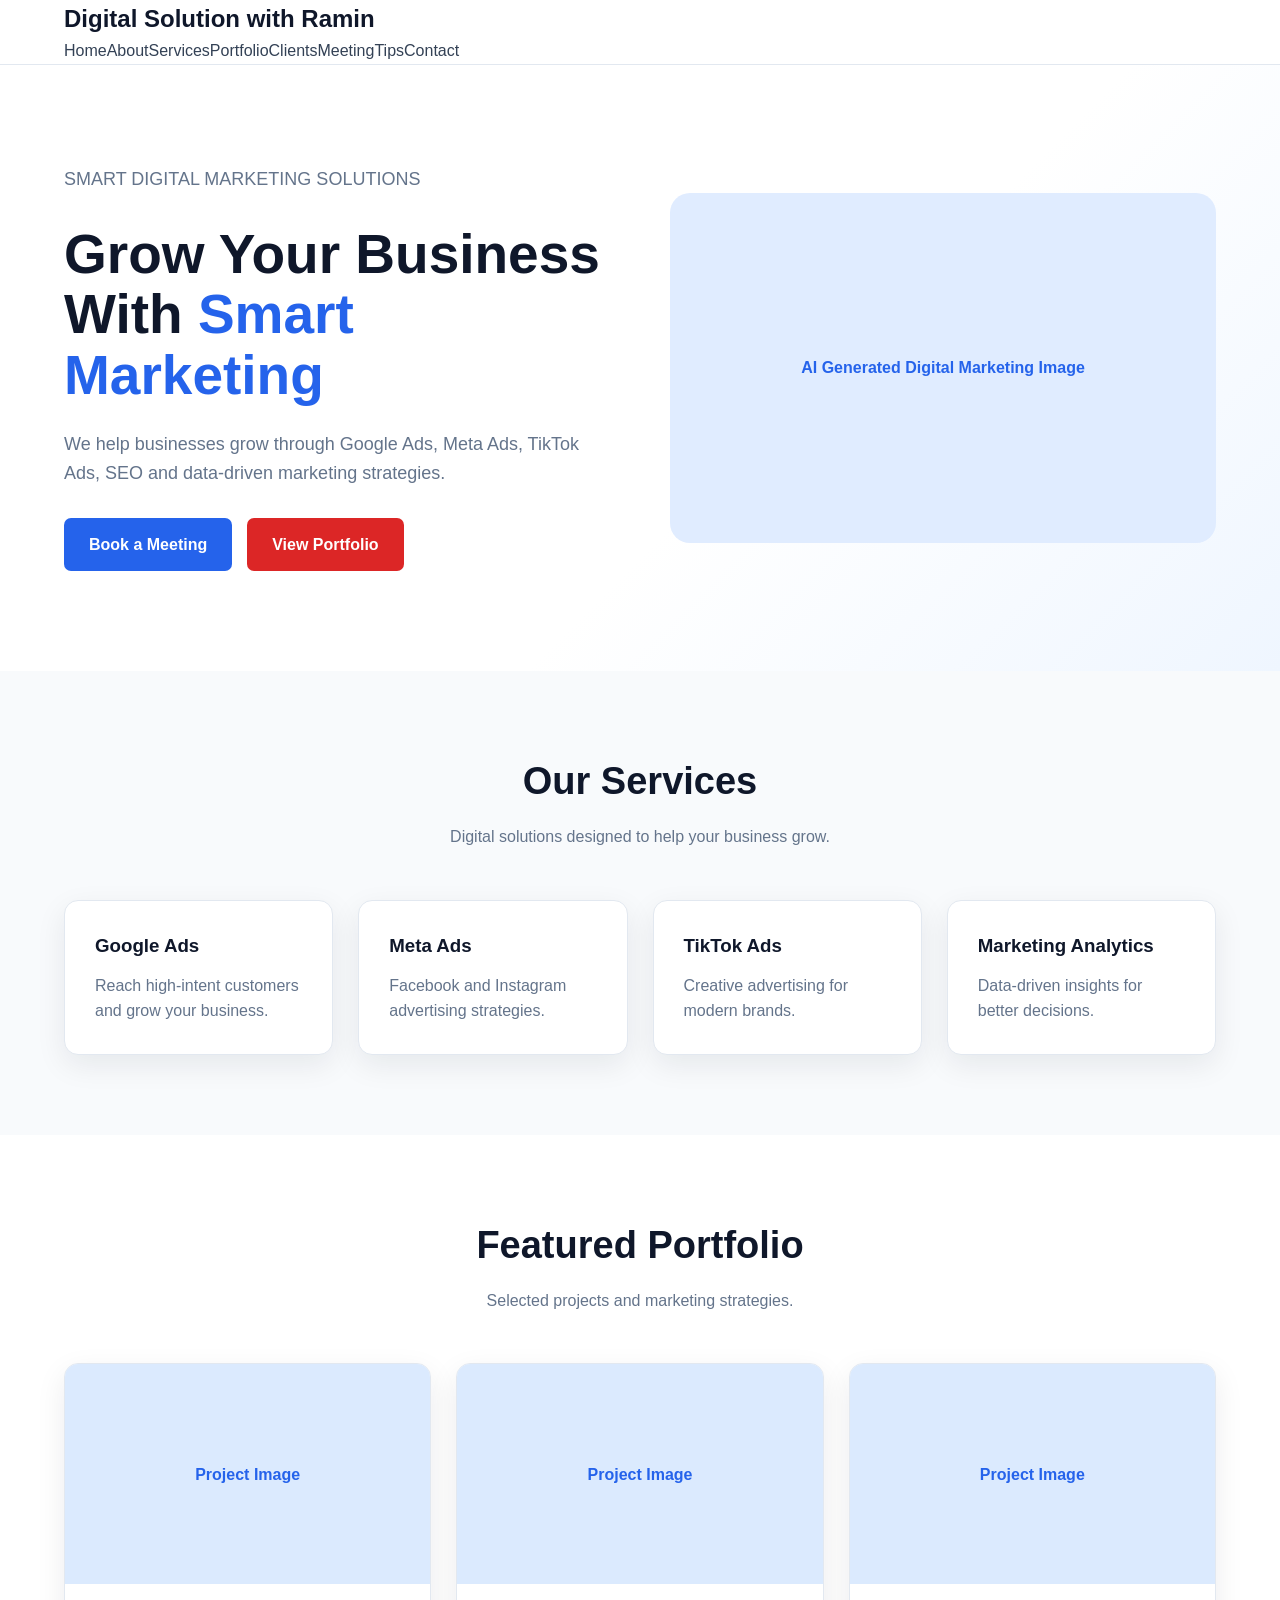
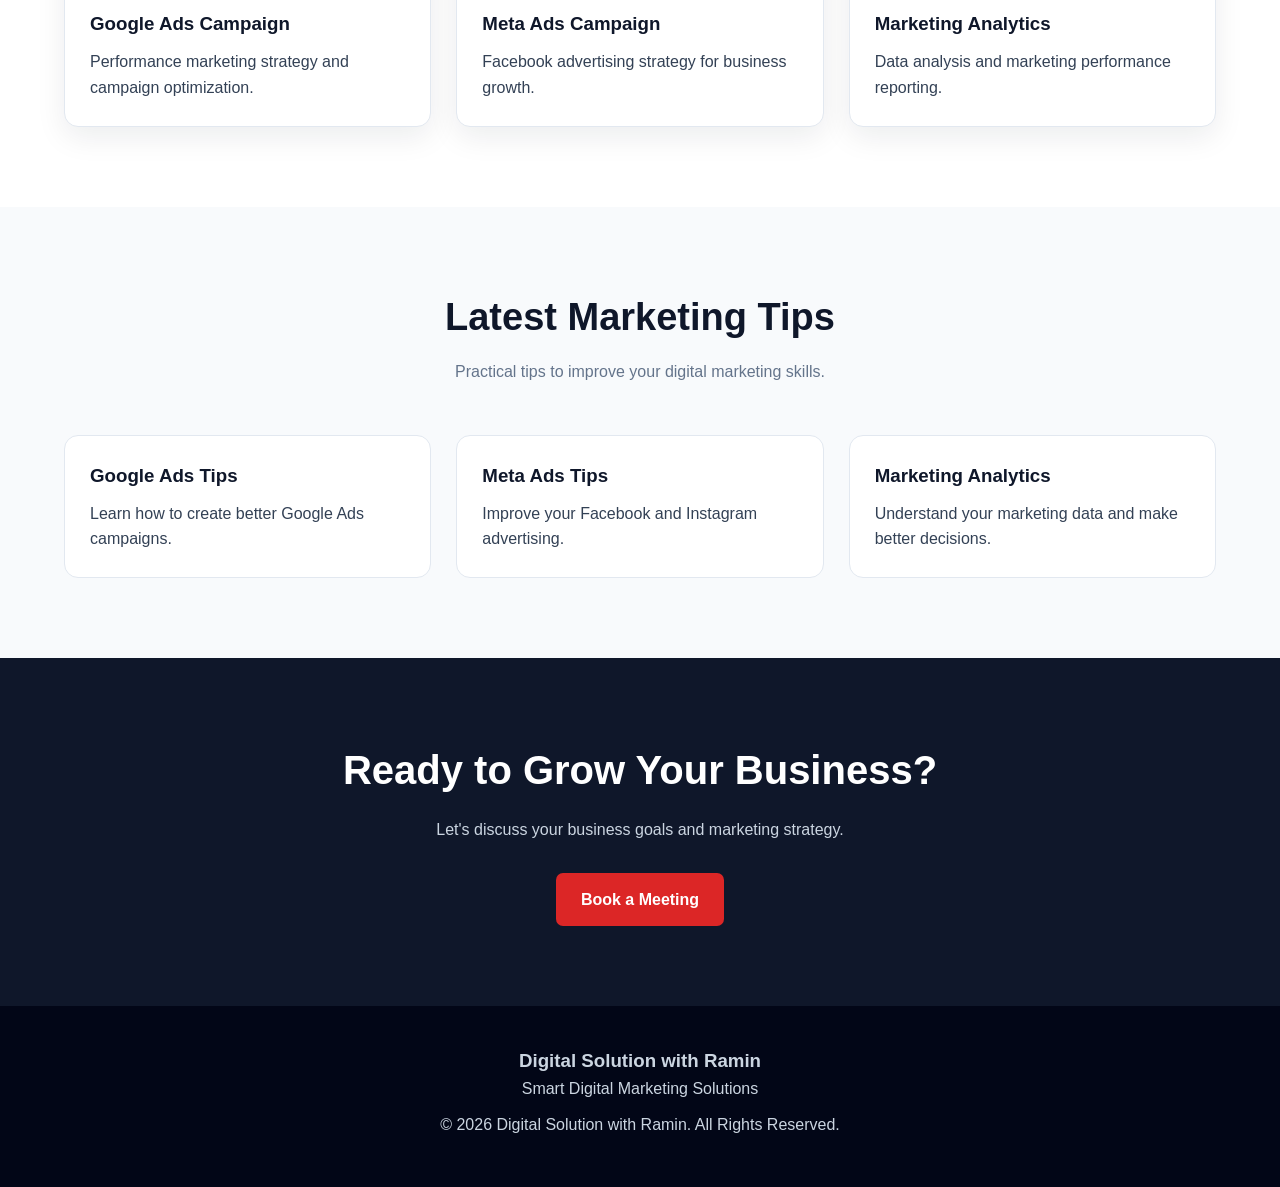
<file: index.html>
<!DOCTYPE html>
<html lang="en">

<head>
    <meta charset="UTF-8">
    <meta name="viewport" content="width=device-width, initial-scale=1.0">

    <title>Digital Solution with Ramin</title>

    <meta name="description"
        content="Digital marketing solutions including Google Ads, Meta Ads, TikTok Ads and Marketing Analytics.">

    <link rel="stylesheet" href="css/style.css">
</head>

<body>
<!-- HEADER -->
<header class="header">

    <div class="container nav-container">

        <!-- LOGO -->
        <a href="index.html" class="logo">
            Digital Solution with Ramin
        </a>

        <!-- MOBILE MENU BUTTON -->
        <button
            class="menu-toggle"
            onclick="toggleMenu()"
            aria-label="Open Menu"
        >
            ☰
        </button>

        <!-- NAVIGATION -->
        <nav class="nav" id="mainNav">

            <a href="index.html">Home</a>

            <a href="about.html">About</a>

            <a href="services.html">Services</a>

            <a href="portfolio.html">Portfolio</a>

            <a href="clients.html">Clients</a>

            <a href="meeting.html">Meeting</a>

            <a href="marketing-tips.html">Tips</a>

            <a href="contact.html">Contact</a>

        </nav>

    </div>

</header>

    <!-- HERO SECTION -->
    <section class="hero">

        <div class="container hero-content">

            <div>

                <p>SMART DIGITAL MARKETING SOLUTIONS</p>

                <h1>
                    Grow Your Business
                    With <span>Smart Marketing</span>
                </h1>

                <p>
                    We help businesses grow through Google Ads,
                    Meta Ads, TikTok Ads, SEO and data-driven
                    marketing strategies.
                </p>

                <div class="hero-buttons">

                    <a href="meeting.html"
                       class="btn btn-primary">
                        Book a Meeting
                    </a>

                    <a href="portfolio.html"
                       class="btn btn-red">
                        View Portfolio
                    </a>

                </div>

            </div>


            <!-- AI IMAGE AREA -->

            <div class="hero-image">

                AI Generated
                Digital Marketing Image

            </div>

        </div>

    </section>


    <!-- SERVICES -->

    <section class="services">

        <div class="container">

            <div class="section-title">

                <h2>Our Services</h2>

                <p>
                    Digital solutions designed
                    to help your business grow.
                </p>

            </div>


            <div class="services-grid">

                <div class="service-card">

                    <h3>Google Ads</h3>

                    <p>
                        Reach high-intent customers
                        and grow your business.
                    </p>

                </div>


                <div class="service-card">

                    <h3>Meta Ads</h3>

                    <p>
                        Facebook and Instagram
                        advertising strategies.
                    </p>

                </div>


                <div class="service-card">

                    <h3>TikTok Ads</h3>

                    <p>
                        Creative advertising
                        for modern brands.
                    </p>

                </div>


                <div class="service-card">

                    <h3>Marketing Analytics</h3>

                    <p>
                        Data-driven insights
                        for better decisions.
                    </p>

                </div>

            </div>

        </div>

    </section>


    <!-- PORTFOLIO -->

    <section>

        <div class="container">

            <div class="section-title">

                <h2>Featured Portfolio</h2>

                <p>
                    Selected projects and marketing strategies.
                </p>

            </div>


            <div class="portfolio-grid">

                <div class="portfolio-card">

                    <div class="portfolio-image">
                        Project Image
                    </div>

                    <div class="portfolio-info">

                        <h3>Google Ads Campaign</h3>

                        <p>
                            Performance marketing
                            strategy and campaign optimization.
                        </p>

                    </div>

                </div>


                <div class="portfolio-card">

                    <div class="portfolio-image">
                        Project Image
                    </div>

                    <div class="portfolio-info">

                        <h3>Meta Ads Campaign</h3>

                        <p>
                            Facebook advertising
                            strategy for business growth.
                        </p>

                    </div>

                </div>


                <div class="portfolio-card">

                    <div class="portfolio-image">
                        Project Image
                    </div>

                    <div class="portfolio-info">

                        <h3>Marketing Analytics</h3>

                        <p>
                            Data analysis and
                            marketing performance reporting.
                        </p>

                    </div>

                </div>

            </div>

        </div>

    </section>


    <!-- MARKETING TIPS -->

    <section class="tips">

        <div class="container">

            <div class="section-title">

                <h2>Latest Marketing Tips</h2>

                <p>
                    Practical tips to improve
                    your digital marketing skills.
                </p>

            </div>


            <div class="tips-grid">

                <div class="tip-card">

                    <h3>Google Ads Tips</h3>

                    <p>
                        Learn how to create
                        better Google Ads campaigns.
                    </p>

                </div>


                <div class="tip-card">

                    <h3>Meta Ads Tips</h3>

                    <p>
                        Improve your Facebook
                        and Instagram advertising.
                    </p>

                </div>


                <div class="tip-card">

                    <h3>Marketing Analytics</h3>

                    <p>
                        Understand your marketing
                        data and make better decisions.
                    </p>

                </div>

            </div>

        </div>

    </section>


    <!-- MEETING -->

    <section class="meeting">

        <div class="container">

            <h2>
                Ready to Grow Your Business?
            </h2>

            <p>
                Let's discuss your business
                goals and marketing strategy.
            </p>

            <a href="meeting.html"
               class="btn btn-red">

                Book a Meeting

            </a>

        </div>

    </section>


    <!-- FOOTER -->

    <footer>

        <div class="container">

            <h3>
                Digital Solution with Ramin
            </h3>

            <p>
                Smart Digital Marketing Solutions
            </p>

            <p>
                © 2026 Digital Solution with Ramin.
                All Rights Reserved.
            </p>

        </div>

    </footer>
<script>
function toggleMenu() {

    const menu = document.getElementById("mainNav");

    menu.classList.toggle("active");

}
</script>
</body>

</html>
</file>
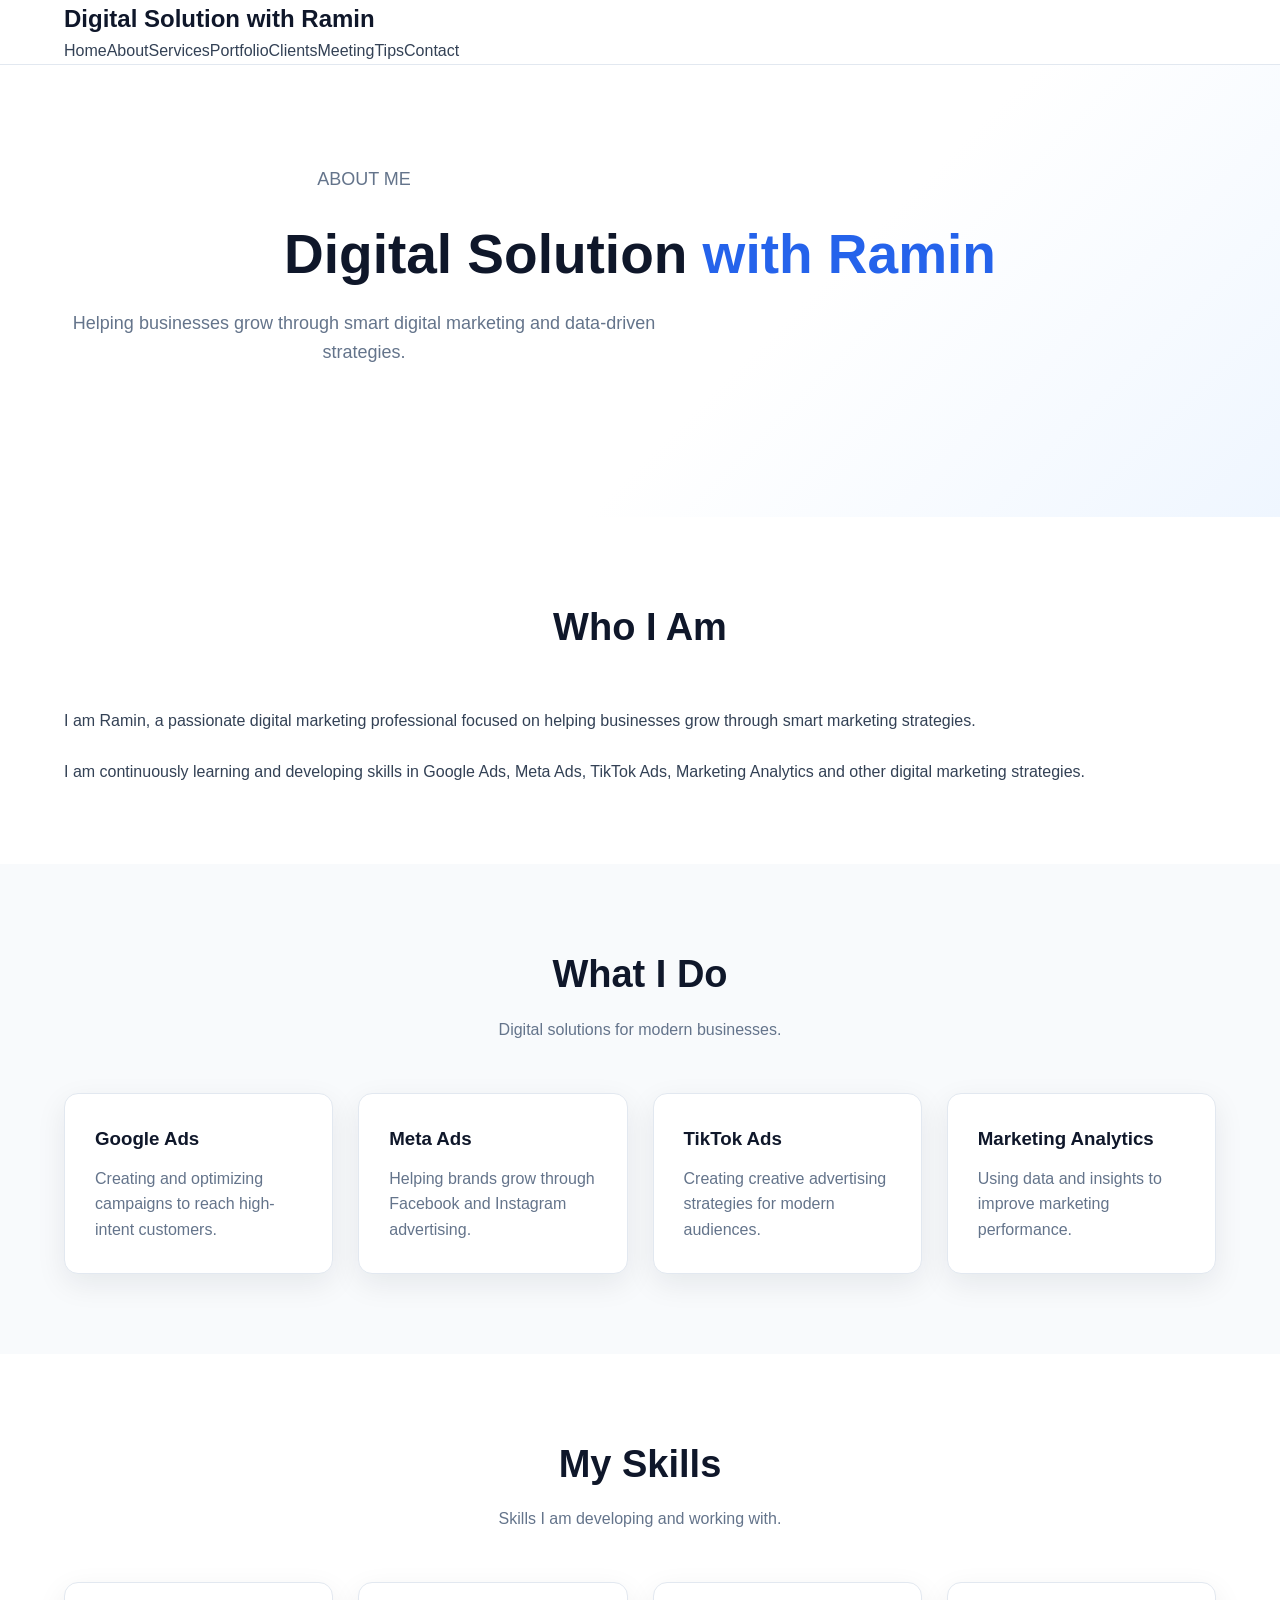
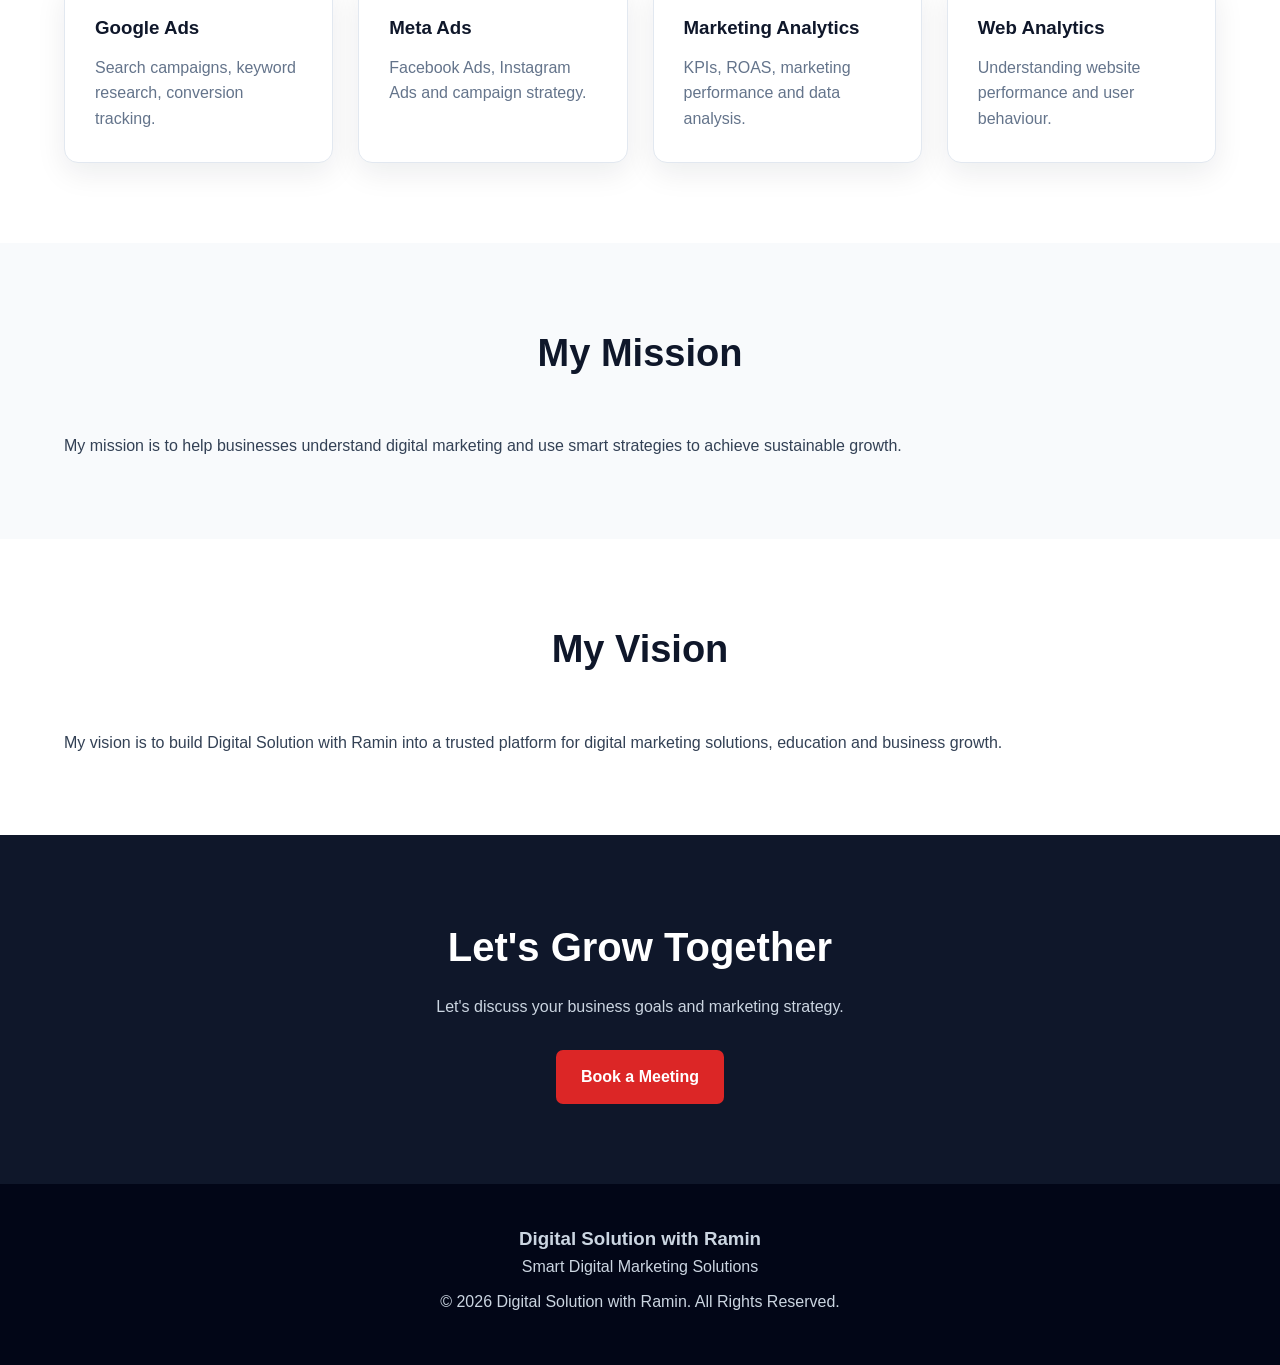
<file: about.html>
<!DOCTYPE html>
<html lang="en">

<head>
    <meta charset="UTF-8">
    <meta name="viewport" content="width=device-width, initial-scale=1.0">

    <title>About | Digital Solution with Ramin</title>

    <link rel="stylesheet" href="css/style.css">
</head>

<body>

    <header class="header">

    <div class="container nav-container">

        <!-- LOGO -->
        <a href="index.html" class="logo">
            Digital Solution with Ramin
        </a>

        <!-- MOBILE MENU BUTTON -->
        <button
            class="menu-toggle"
            onclick="toggleMenu()"
            aria-label="Open Menu"
        >
            ☰
        </button>

        <!-- NAVIGATION -->
        <nav class="nav" id="mainNav">

            <a href="index.html">Home</a>

            <a href="about.html">About</a>

            <a href="services.html">Services</a>

            <a href="portfolio.html">Portfolio</a>

            <a href="clients.html">Clients</a>

            <a href="meeting.html">Meeting</a>

            <a href="marketing-tips.html">Tips</a>

            <a href="contact.html">Contact</a>

        </nav>

    </div>

</header>


    <!-- PAGE HERO -->

    <section class="hero">

        <div class="container">

            <div class="section-title">

                <p>ABOUT ME</p>

                <h1>
                    Digital Solution
                    <span>with Ramin</span>
                </h1>

                <p>
                    Helping businesses grow through
                    smart digital marketing and
                    data-driven strategies.
                </p>

            </div>

        </div>

    </section>


    <!-- WHO I AM -->

    <section>

        <div class="container">

            <div class="section-title">

                <h2>Who I Am</h2>

            </div>

            <p>

                I am Ramin, a passionate digital marketing
                professional focused on helping businesses
                grow through smart marketing strategies.

            </p>

            <br>

            <p>

                I am continuously learning and developing
                skills in Google Ads, Meta Ads, TikTok Ads,
                Marketing Analytics and other digital
                marketing strategies.

            </p>

        </div>

    </section>


    <!-- WHAT I DO -->

    <section class="services">

        <div class="container">

            <div class="section-title">

                <h2>What I Do</h2>

                <p>
                    Digital solutions for modern businesses.
                </p>

            </div>


            <div class="services-grid">

                <div class="service-card">

                    <h3>Google Ads</h3>

                    <p>

                        Creating and optimizing
                        campaigns to reach
                        high-intent customers.

                    </p>

                </div>


                <div class="service-card">

                    <h3>Meta Ads</h3>

                    <p>

                        Helping brands grow through
                        Facebook and Instagram
                        advertising.

                    </p>

                </div>


                <div class="service-card">

                    <h3>TikTok Ads</h3>

                    <p>

                        Creating creative advertising
                        strategies for modern
                        audiences.

                    </p>

                </div>


                <div class="service-card">

                    <h3>Marketing Analytics</h3>

                    <p>

                        Using data and insights
                        to improve marketing
                        performance.

                    </p>

                </div>

            </div>

        </div>

    </section>


    <!-- SKILLS -->

    <section>

        <div class="container">

            <div class="section-title">

                <h2>My Skills</h2>

                <p>
                    Skills I am developing
                    and working with.
                </p>

            </div>


            <div class="services-grid">

                <div class="service-card">

                    <h3>Google Ads</h3>

                    <p>
                        Search campaigns,
                        keyword research,
                        conversion tracking.
                    </p>

                </div>


                <div class="service-card">

                    <h3>Meta Ads</h3>

                    <p>
                        Facebook Ads,
                        Instagram Ads
                        and campaign strategy.
                    </p>

                </div>


                <div class="service-card">

                    <h3>Marketing Analytics</h3>

                    <p>
                        KPIs, ROAS,
                        marketing performance
                        and data analysis.
                    </p>

                </div>


                <div class="service-card">

                    <h3>Web Analytics</h3>

                    <p>
                        Understanding website
                        performance and
                        user behaviour.
                    </p>

                </div>

            </div>

        </div>

    </section>


    <!-- MISSION -->

    <section class="tips">

        <div class="container">

            <div class="section-title">

                <h2>My Mission</h2>

            </div>

            <p>

                My mission is to help businesses
                understand digital marketing and
                use smart strategies to achieve
                sustainable growth.

            </p>

        </div>

    </section>


    <!-- VISION -->

    <section>

        <div class="container">

            <div class="section-title">

                <h2>My Vision</h2>

            </div>

            <p>

                My vision is to build Digital Solution
                with Ramin into a trusted platform
                for digital marketing solutions,
                education and business growth.

            </p>

        </div>

    </section>


    <!-- CTA -->

    <section class="meeting">

        <div class="container">

            <h2>
                Let's Grow Together
            </h2>

            <p>

                Let's discuss your business
                goals and marketing strategy.

            </p>

            <a href="meeting.html"
               class="btn btn-red">

                Book a Meeting

            </a>

        </div>

    </section>


    <!-- FOOTER -->

    <footer>

        <div class="container">

            <h3>
                Digital Solution with Ramin
            </h3>

            <p>
                Smart Digital Marketing Solutions
            </p>

            <p>
                © 2026 Digital Solution with Ramin.
                All Rights Reserved.
            </p>

        </div>

    </footer>
<script>
function toggleMenu() {
    const menu = document.getElementById("mainNav");
    menu.classList.toggle("active");
}
</script>
</body>

</html>
</file>
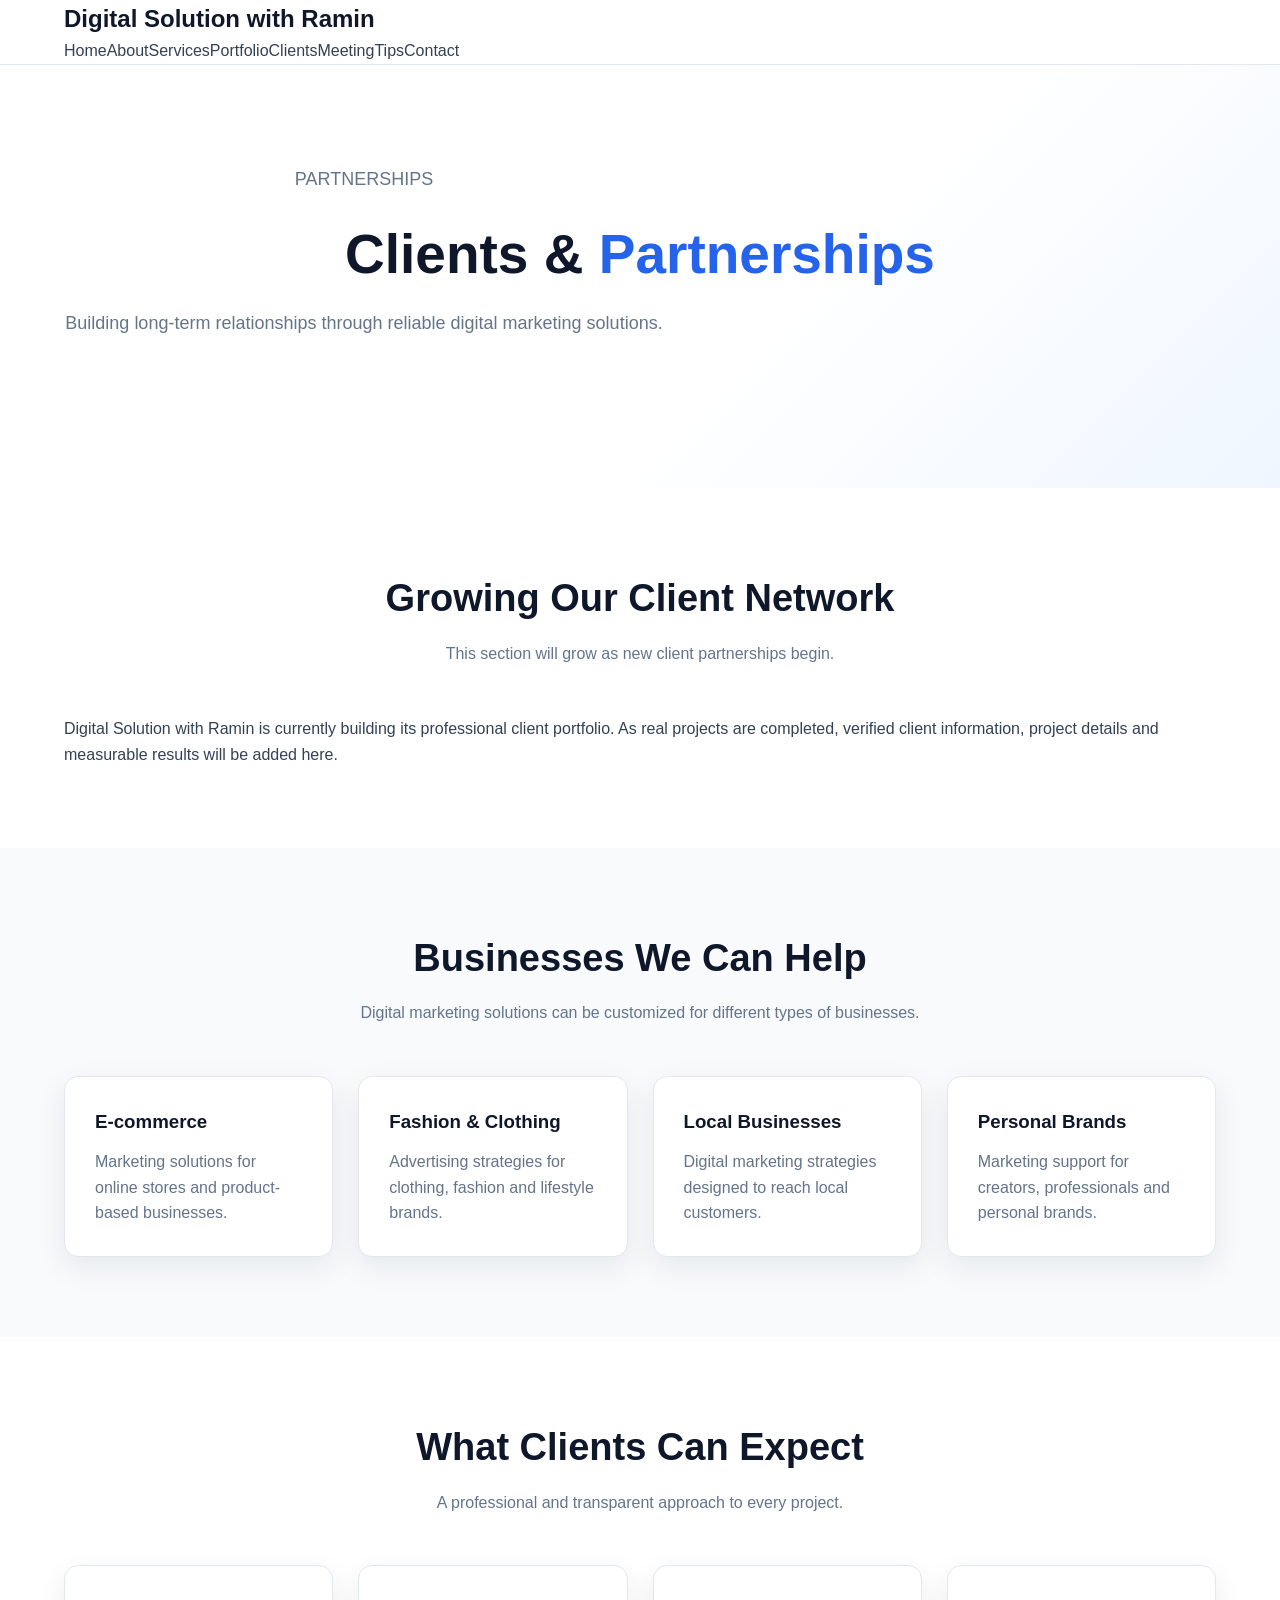
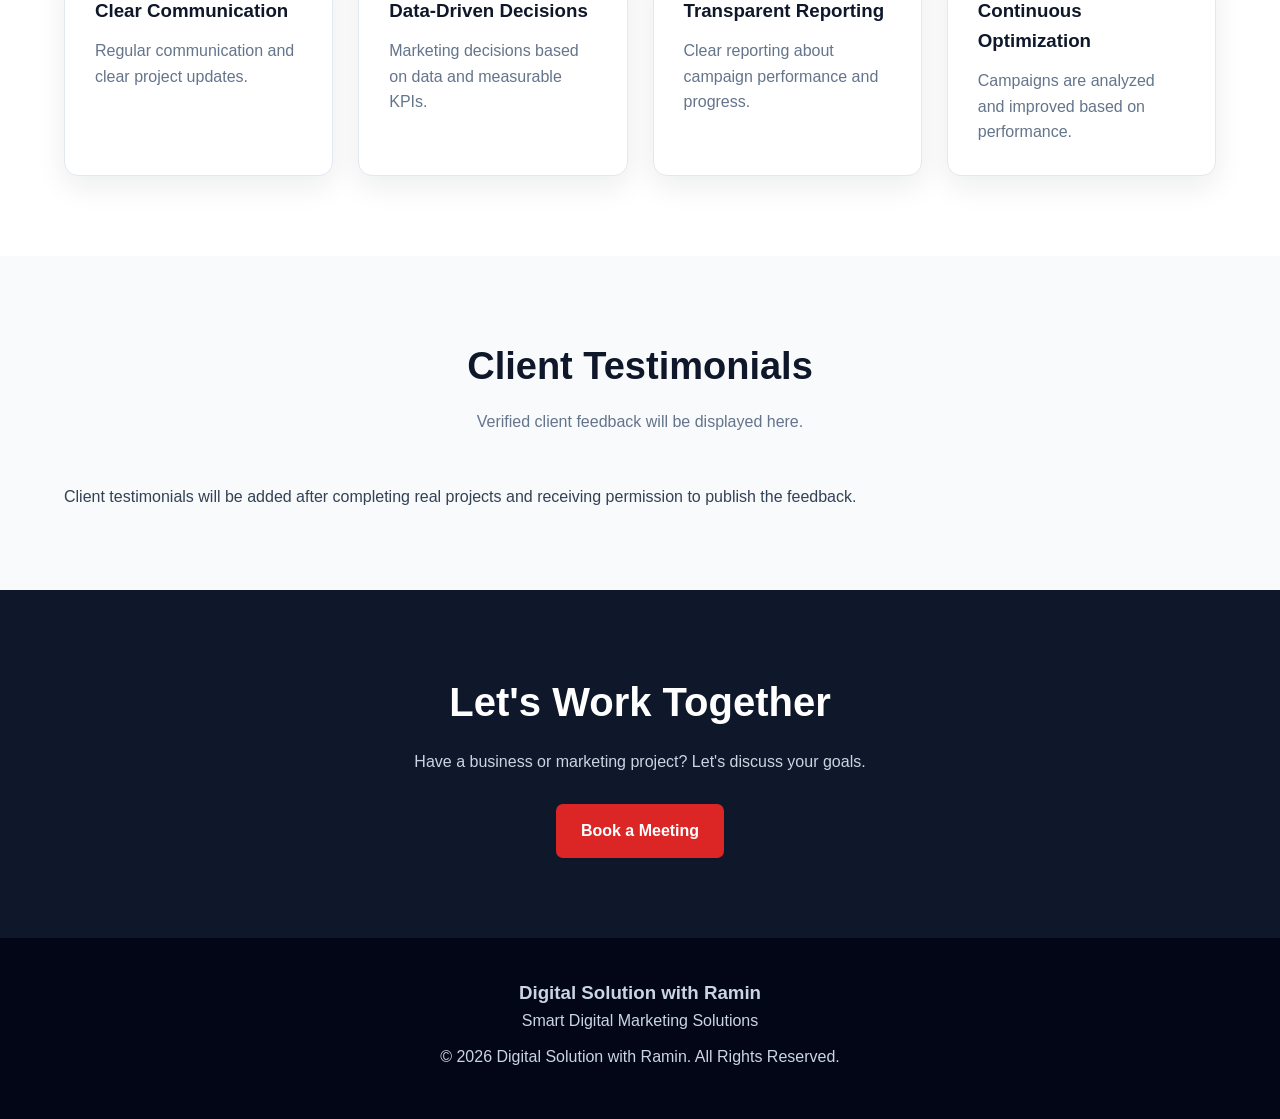
<file: clients.html>
<!DOCTYPE html>
<html lang="en">

<head>
    <meta charset="UTF-8">
    <meta name="viewport" content="width=device-width, initial-scale=1.0">

    <title>Clients | Digital Solution with Ramin</title>

    <meta name="description"
        content="Clients and future partnerships of Digital Solution with Ramin.">

    <link rel="stylesheet" href="css/style.css">
</head>

<body>
<header class="header">

    <div class="container nav-container">

        <!-- LOGO -->
        <a href="index.html" class="logo">
            Digital Solution with Ramin
        </a>

        <!-- MOBILE MENU BUTTON -->
        <button
            class="menu-toggle"
            onclick="toggleMenu()"
            aria-label="Open Menu"
        >
            ☰
        </button>

        <!-- NAVIGATION -->
        <nav class="nav" id="mainNav">

            <a href="index.html">Home</a>

            <a href="about.html">About</a>

            <a href="services.html">Services</a>

            <a href="portfolio.html">Portfolio</a>

            <a href="clients.html">Clients</a>

            <a href="meeting.html">Meeting</a>

            <a href="marketing-tips.html">Tips</a>

            <a href="contact.html">Contact</a>

        </nav>

    </div>

</header>
    

    <!-- PAGE HERO -->

    <section class="hero">

        <div class="container">

            <div class="section-title">

                <p>PARTNERSHIPS</p>

                <h1>
                    Clients &
                    <span>Partnerships</span>
                </h1>

                <p>
                    Building long-term relationships
                    through reliable digital marketing
                    solutions.
                </p>

            </div>

        </div>

    </section>


    <!-- CURRENT STATUS -->

    <section>

        <div class="container">

            <div class="section-title">

                <h2>Growing Our Client Network</h2>

                <p>
                    This section will grow as
                    new client partnerships begin.
                </p>

            </div>

            <p>
                Digital Solution with Ramin is currently
                building its professional client portfolio.
                As real projects are completed, verified
                client information, project details and
                measurable results will be added here.
            </p>

        </div>

    </section>


    <!-- CLIENT CATEGORIES -->

    <section class="services">

        <div class="container">

            <div class="section-title">

                <h2>Businesses We Can Help</h2>

                <p>
                    Digital marketing solutions can be
                    customized for different types of businesses.
                </p>

            </div>


            <div class="services-grid">


                <div class="service-card">

                    <h3>E-commerce</h3>

                    <p>
                        Marketing solutions for
                        online stores and product-based
                        businesses.
                    </p>

                </div>


                <div class="service-card">

                    <h3>Fashion & Clothing</h3>

                    <p>
                        Advertising strategies for
                        clothing, fashion and lifestyle brands.
                    </p>

                </div>


                <div class="service-card">

                    <h3>Local Businesses</h3>

                    <p>
                        Digital marketing strategies
                        designed to reach local customers.
                    </p>

                </div>


                <div class="service-card">

                    <h3>Personal Brands</h3>

                    <p>
                        Marketing support for creators,
                        professionals and personal brands.
                    </p>

                </div>

            </div>

        </div>

    </section>


    <!-- WHAT CLIENTS CAN EXPECT -->

    <section>

        <div class="container">

            <div class="section-title">

                <h2>What Clients Can Expect</h2>

                <p>
                    A professional and transparent
                    approach to every project.
                </p>

            </div>


            <div class="services-grid">


                <div class="service-card">

                    <h3>Clear Communication</h3>

                    <p>
                        Regular communication and
                        clear project updates.
                    </p>

                </div>


                <div class="service-card">

                    <h3>Data-Driven Decisions</h3>

                    <p>
                        Marketing decisions based
                        on data and measurable KPIs.
                    </p>

                </div>


                <div class="service-card">

                    <h3>Transparent Reporting</h3>

                    <p>
                        Clear reporting about campaign
                        performance and progress.
                    </p>

                </div>


                <div class="service-card">

                    <h3>Continuous Optimization</h3>

                    <p>
                        Campaigns are analyzed and
                        improved based on performance.
                    </p>

                </div>

            </div>

        </div>

    </section>


    <!-- TESTIMONIALS PLACEHOLDER -->

    <section class="tips">

        <div class="container">

            <div class="section-title">

                <h2>Client Testimonials</h2>

                <p>
                    Verified client feedback will
                    be displayed here.
                </p>

            </div>

            <p>
                Client testimonials will be added
                after completing real projects and
                receiving permission to publish the feedback.
            </p>

        </div>

    </section>


    <!-- CTA -->

    <section class="meeting">

        <div class="container">

            <h2>
                Let's Work Together
            </h2>

            <p>
                Have a business or marketing project?
                Let's discuss your goals.
            </p>

            <a href="meeting.html"
               class="btn btn-red">

                Book a Meeting

            </a>

        </div>

    </section>


    <!-- FOOTER -->

    <footer>

        <div class="container">

            <h3>
                Digital Solution with Ramin
            </h3>

            <p>
                Smart Digital Marketing Solutions
            </p>

            <p>
                © 2026 Digital Solution with Ramin.
                All Rights Reserved.
            </p>

        </div>

    </footer>

</body>

</html>
</file>
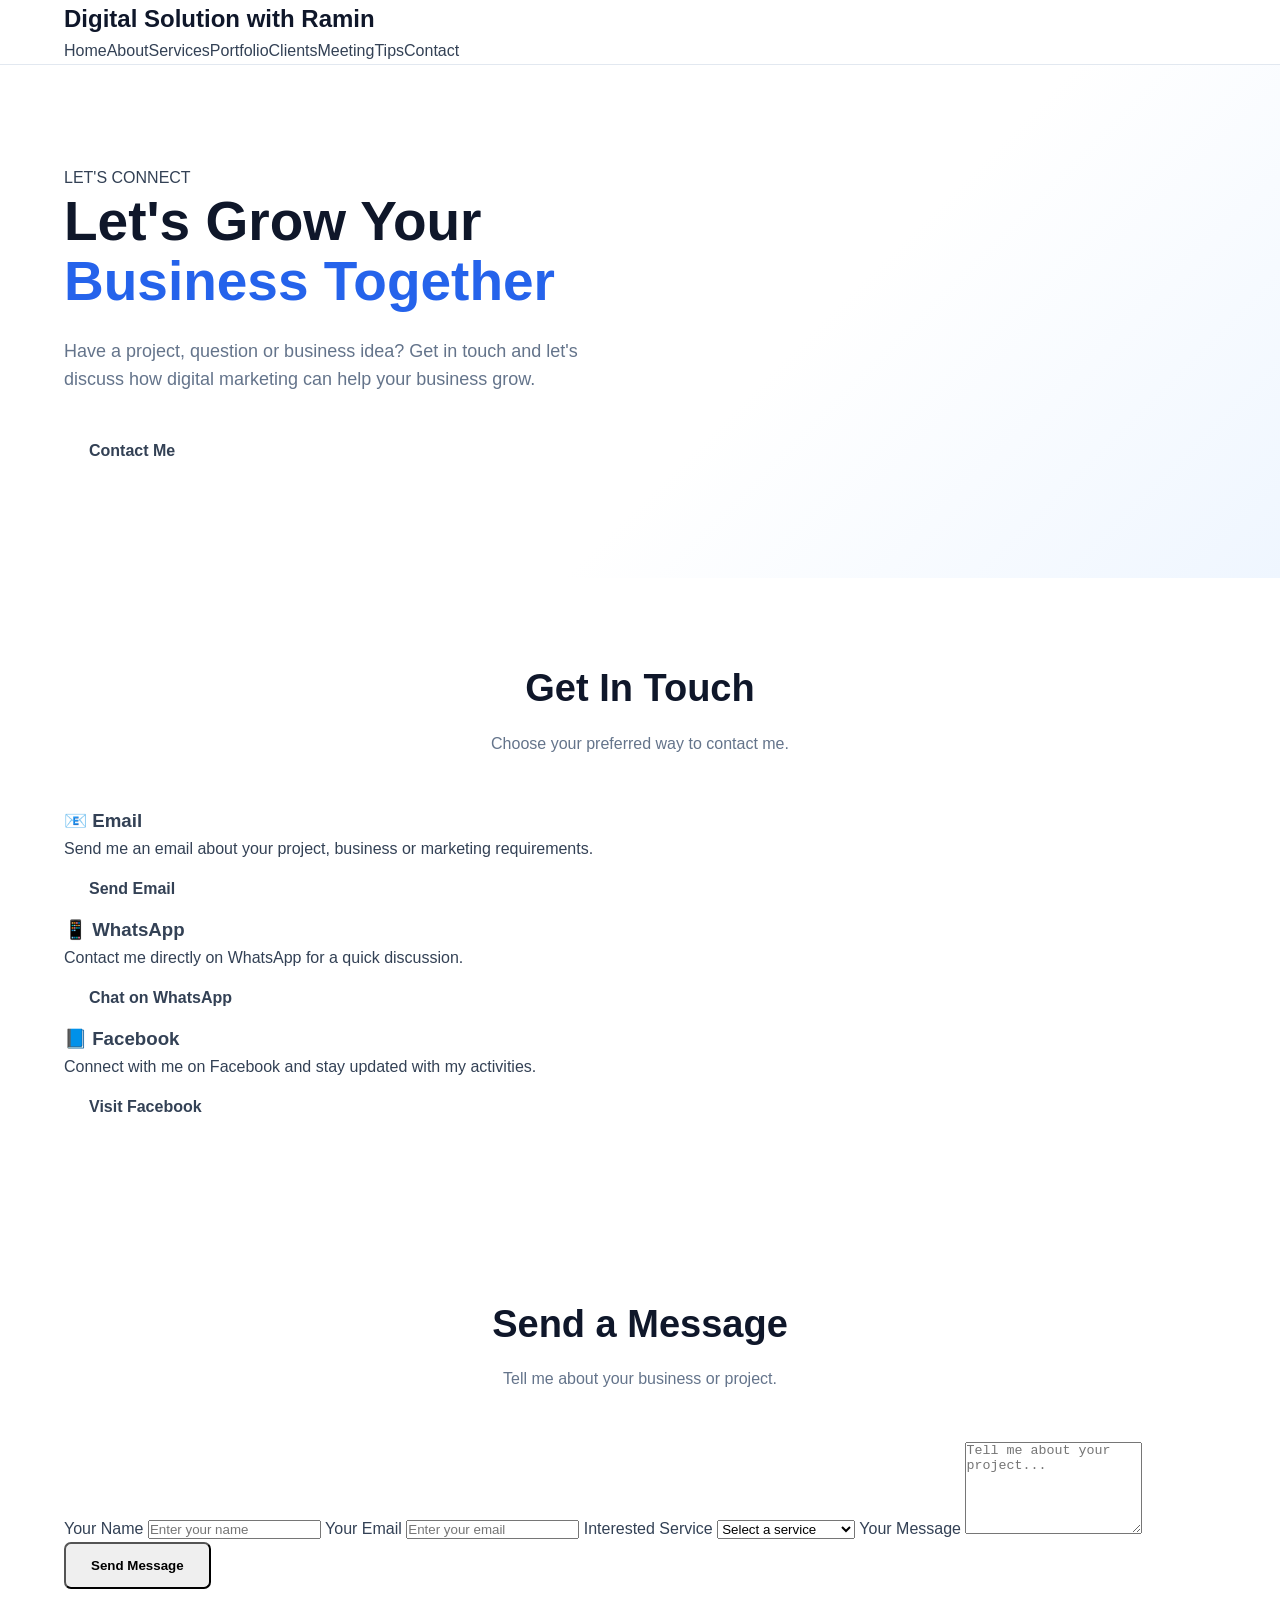
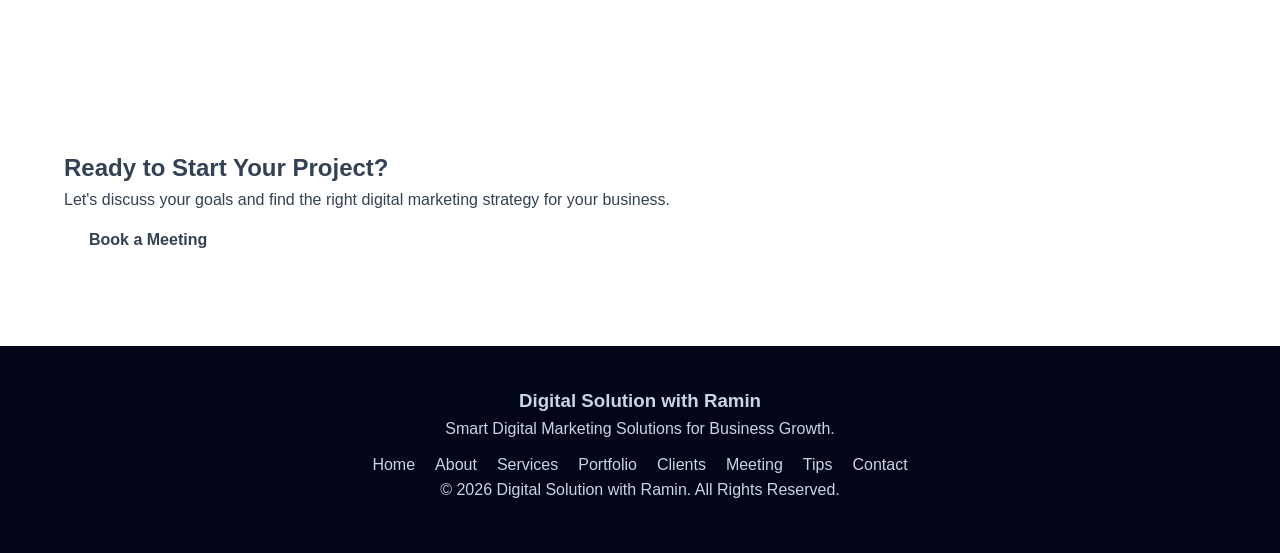
<file: contact.html>
<!DOCTYPE html>
<html lang="en">

<head>

    <meta charset="UTF-8">

    <meta name="viewport" content="width=device-width, initial-scale=1.0">

    <title>Contact | Digital Solution with Ramin</title>

    <meta
        name="description"
        content="Contact Digital Solution with Ramin for Google Ads, Meta Ads, TikTok Ads, SEO and Marketing Analytics services."
    >

    <link rel="stylesheet" href="css/style.css">

</head>


<body>


    <!-- ================= HEADER ================= -->

    <header class="header">

        <div class="container nav-container">

            <!-- LOGO -->

            <a href="index.html" class="logo">
                Digital Solution with Ramin
            </a>


            <!-- MOBILE MENU BUTTON -->

            <button
                class="menu-toggle"
                onclick="toggleMenu()"
                aria-label="Open Menu"
            >
                ☰
            </button>


            <!-- NAVIGATION -->

            <nav class="nav" id="mainNav">

                <a href="index.html">
                    Home
                </a>

                <a href="about.html">
                    About
                </a>

                <a href="services.html">
                    Services
                </a>

                <a href="portfolio.html">
                    Portfolio
                </a>

                <a href="clients.html">
                    Clients
                </a>

                <a href="meeting.html">
                    Meeting
                </a>

                <a href="marketing-tips.html">
                    Tips
                </a>

                <a href="contact.html" class="active">
                    Contact
                </a>

            </nav>

        </div>

    </header>



    <!-- ================= HERO ================= -->

    <section class="hero">

        <div class="container hero-content">

            <div class="hero-text">

                <span class="hero-badge">
                    LET'S CONNECT
                </span>


                <h1>
                    Let's Grow Your
                    <span>Business Together</span>
                </h1>


                <p>
                    Have a project, question or business idea?
                    Get in touch and let's discuss how digital marketing
                    can help your business grow.
                </p>


                <a href="#contact-details" class="btn">
                    Contact Me
                </a>

            </div>

        </div>

    </section>



    <!-- ================= CONTACT DETAILS ================= -->

    <section class="section" id="contact-details">

        <div class="container">

            <div class="section-title">

                <h2>
                    Get In Touch
                </h2>

                <p>
                    Choose your preferred way to contact me.
                </p>

            </div>


            <div class="cards">


                <!-- EMAIL -->

                <div class="card">

                    <h3>
                        📧 Email
                    </h3>

                    <p>
                        Send me an email about your project,
                        business or marketing requirements.
                    </p>


                    <a
                        href="mailto:shahanurhosenramin.75@gmail.com"
                        class="btn"
                    >
                        Send Email
                    </a>

                </div>



                <!-- WHATSAPP -->

                <div class="card">

                    <h3>
                        📱 WhatsApp
                    </h3>

                    <p>
                        Contact me directly on WhatsApp
                        for a quick discussion.
                    </p>


                    <a
                        href="https://wa.me/8801567917725"
                        target="_blank"
                        class="btn"
                    >
                        Chat on WhatsApp
                    </a>

                </div>



                <!-- FACEBOOK -->

                <div class="card">

                    <h3>
                        📘 Facebook
                    </h3>

                    <p>
                        Connect with me on Facebook and
                        stay updated with my activities.
                    </p>


                    <a
                        href="https://www.facebook.com/share/1DeBmtQhzS/"
                        target="_blank"
                        class="btn"
                    >
                        Visit Facebook
                    </a>

                </div>


            </div>

        </div>

    </section>



    <!-- ================= WORKING CONTACT FORM ================= -->

    <section class="section">

        <div class="container">

            <div class="section-title">

                <h2>
                    Send a Message
                </h2>

                <p>
                    Tell me about your business or project.
                </p>

            </div>



            <div class="card">

                <form
                    action="https://api.web3forms.com/submit"
                    method="POST"
                >


                    <!-- WEB3FORMS ACCESS KEY -->

                    <input
                        type="hidden"
                        name="efed0e01-64cd-4831-ae62-613306560cee"
                        value="YOUR_ACCESS_KEY"
                    >


                    <!-- EMAIL SUBJECT -->

                    <input
                        type="hidden"
                        name="subject"
                        value="New Contact Message - Digital Solution with Ramin"
                    >


                    <!-- FROM NAME -->

                    <input
                        type="hidden"
                        name="from_name"
                        value="Digital Solution with Ramin"
                    >


                    <!-- NAME -->

                    <label for="name">
                        Your Name
                    </label>

                    <input
                        type="text"
                        id="name"
                        name="name"
                        placeholder="Enter your name"
                        required
                    >



                    <!-- EMAIL -->

                    <label for="email">
                        Your Email
                    </label>

                    <input
                        type="email"
                        id="email"
                        name="email"
                        placeholder="Enter your email"
                        required
                    >



                    <!-- SERVICE -->

                    <label for="service">
                        Interested Service
                    </label>

                    <select
                        id="service"
                        name="service"
                        required
                    >

                        <option value="">
                            Select a service
                        </option>

                        <option value="Google Ads">
                            Google Ads
                        </option>

                        <option value="Meta Ads">
                            Meta Ads
                        </option>

                        <option value="TikTok Ads">
                            TikTok Ads
                        </option>

                        <option value="SEO">
                            SEO
                        </option>

                        <option value="Marketing Analytics">
                            Marketing Analytics
                        </option>

                        <option value="Web Analytics">
                            Web Analytics
                        </option>

                        <option value="Other">
                            Other
                        </option>

                    </select>



                    <!-- MESSAGE -->

                    <label for="message">
                        Your Message
                    </label>

                    <textarea
                        id="message"
                        name="message"
                        rows="6"
                        placeholder="Tell me about your project..."
                        required
                    ></textarea>



                    <!-- SUBMIT -->

                    <button
                        type="submit"
                        class="btn"
                    >
                        Send Message
                    </button>


                </form>

            </div>

        </div>

    </section>



    <!-- ================= CTA ================= -->

    <section class="section">

        <div class="container">

            <div class="card">

                <h2>
                    Ready to Start Your Project?
                </h2>


                <p>
                    Let's discuss your goals and find the right
                    digital marketing strategy for your business.
                </p>


                <a
                    href="meeting.html"
                    class="btn"
                >
                    Book a Meeting
                </a>

            </div>

        </div>

    </section>



    <!-- ================= FOOTER ================= -->

    <footer class="footer">

        <div class="container">

            <h3>
                Digital Solution with Ramin
            </h3>


            <p>
                Smart Digital Marketing Solutions for Business Growth.
            </p>



            <div class="footer-links">

                <a href="index.html">
                    Home
                </a>

                <a href="about.html">
                    About
                </a>

                <a href="services.html">
                    Services
                </a>

                <a href="portfolio.html">
                    Portfolio
                </a>

                <a href="clients.html">
                    Clients
                </a>

                <a href="meeting.html">
                    Meeting
                </a>

                <a href="marketing-tips.html">
                    Tips
                </a>

                <a href="contact.html">
                    Contact
                </a>

            </div>



            <p class="copyright">

                © 2026 Digital Solution with Ramin.
                All Rights Reserved.

            </p>

        </div>

    </footer>



    <!-- ================= MOBILE MENU SCRIPT ================= -->

    <script>

        function toggleMenu() {

            const menu = document.getElementById("mainNav");

            menu.classList.toggle("active");

        }

    </script>


</body>

</html>
</file>
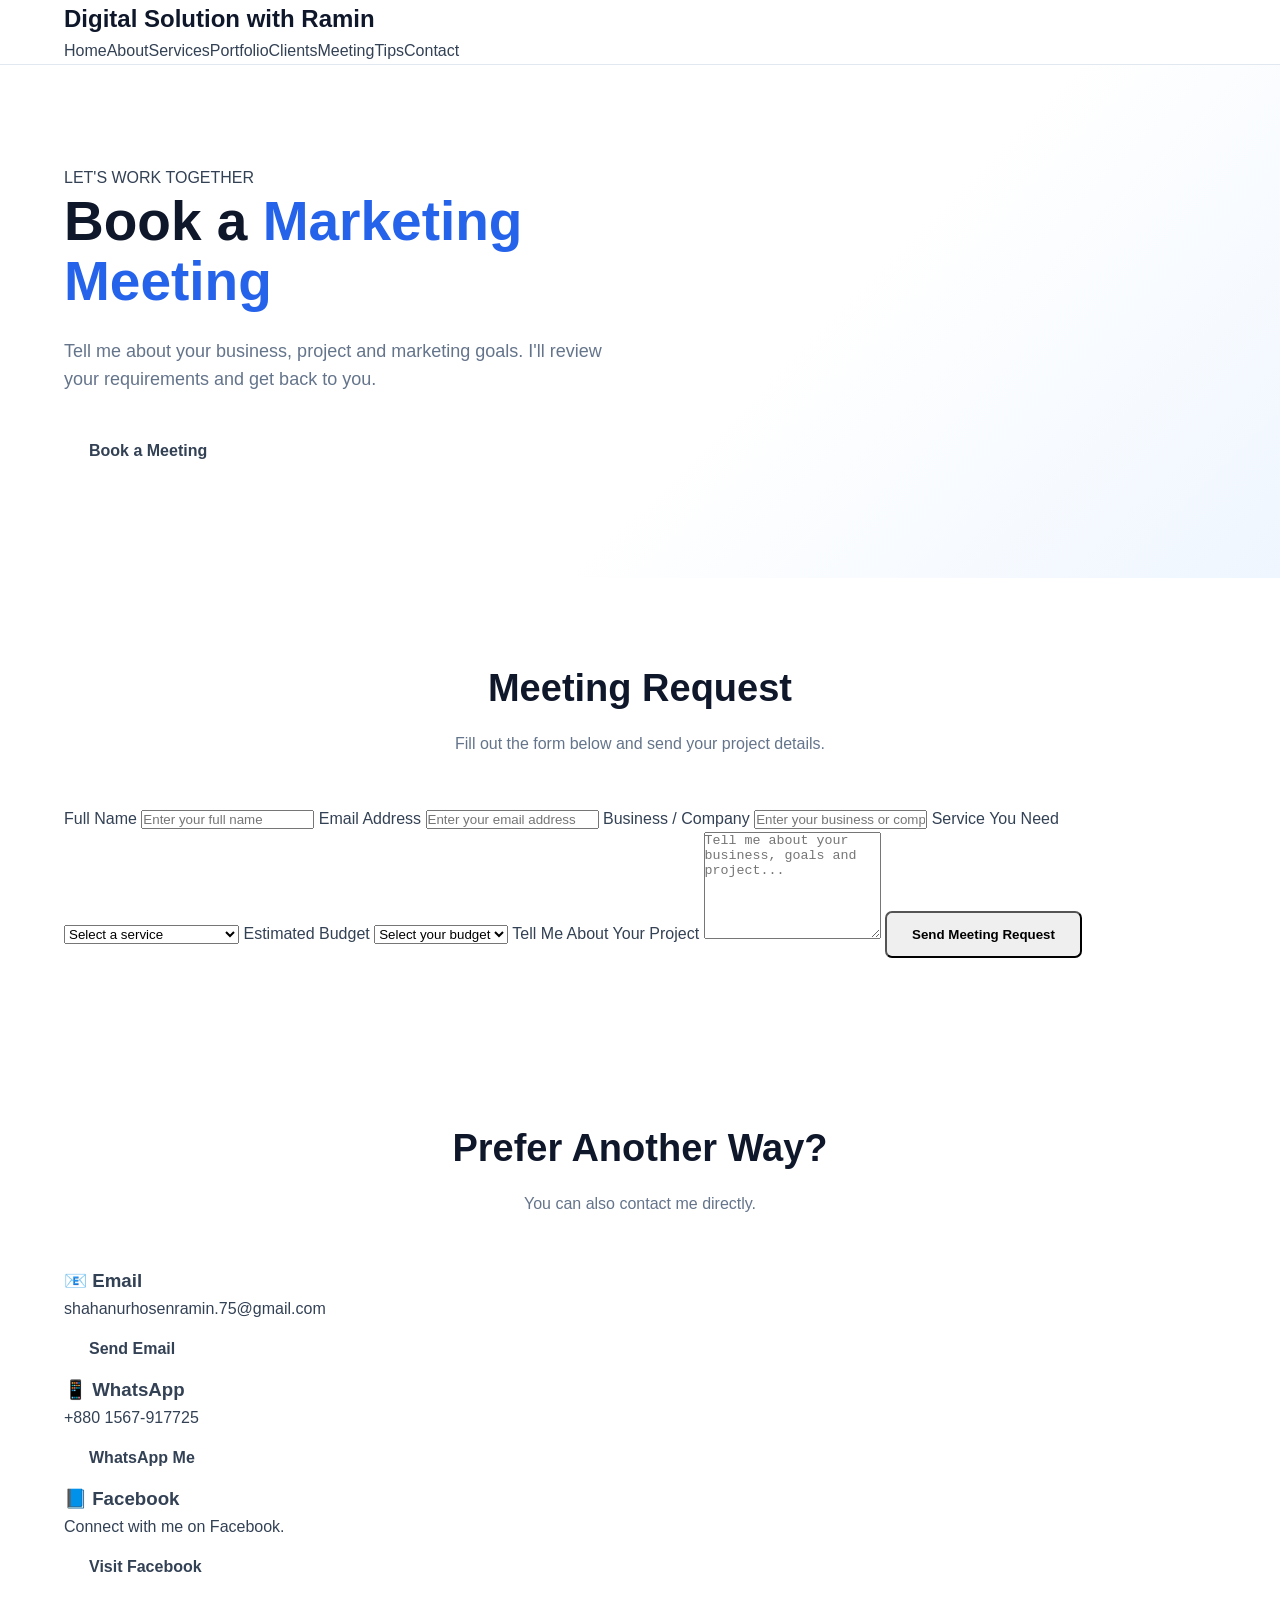
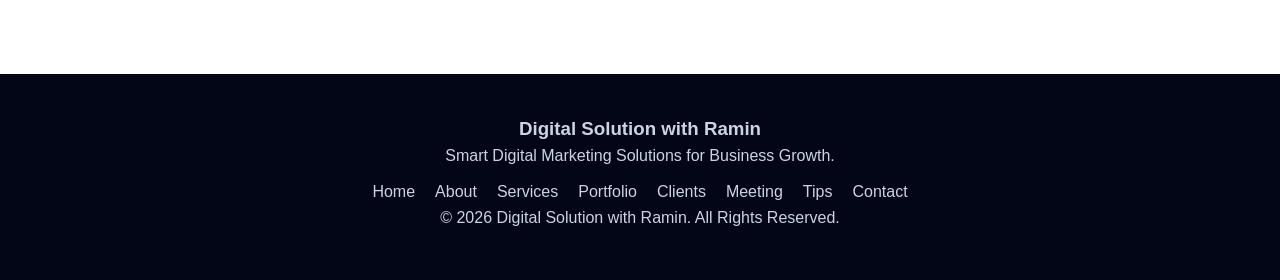
<file: marketing-tips.html>
<!DOCTYPE html>
<html lang="en">

<head>

    <meta charset="UTF-8">

    <meta name="viewport" content="width=device-width, initial-scale=1.0">

    <title>Book a Meeting | Digital Solution with Ramin</title>

    <meta
        name="description"
        content="Book a meeting with Digital Solution with Ramin for digital marketing services."
    >

    <link rel="stylesheet" href="css/style.css">

</head>


<body>


    <!-- ================= HEADER ================= -->

    <header class="header">

        <div class="container nav-container">

            <!-- LOGO -->

            <a href="index.html" class="logo">
                Digital Solution with Ramin
            </a>


            <!-- MOBILE MENU -->

            <button
                class="menu-toggle"
                onclick="toggleMenu()"
                aria-label="Open Menu"
            >
                ☰
            </button>


            <!-- NAVIGATION -->

            <nav class="nav" id="mainNav">

                <a href="index.html">
                    Home
                </a>

                <a href="about.html">
                    About
                </a>

                <a href="services.html">
                    Services
                </a>

                <a href="portfolio.html">
                    Portfolio
                </a>

                <a href="clients.html">
                    Clients
                </a>

                <a href="meeting.html" class="active">
                    Meeting
                </a>

                <a href="marketing-tips.html">
                    Tips
                </a>

                <a href="contact.html">
                    Contact
                </a>

            </nav>

        </div>

    </header>



    <!-- ================= HERO ================= -->

    <section class="hero">

        <div class="container hero-content">

            <div class="hero-text">

                <span class="hero-badge">
                    LET'S WORK TOGETHER
                </span>


                <h1>
                    Book a
                    <span>Marketing Meeting</span>
                </h1>


                <p>
                    Tell me about your business, project and marketing goals.
                    I'll review your requirements and get back to you.
                </p>


                <a href="#meeting-form" class="btn">
                    Book a Meeting
                </a>

            </div>

        </div>

    </section>



    <!-- ================= MEETING FORM ================= -->

    <section class="section" id="meeting-form">

        <div class="container">

            <div class="section-title">

                <h2>
                    Meeting Request
                </h2>

                <p>
                    Fill out the form below and send your project details.
                </p>

            </div>



            <div class="card">

                <form
                    action="https://api.web3forms.com/submit"
                    method="POST"
                >


                    <!-- WEB3FORMS ACCESS KEY -->

                    <input
                        type="hidden"
                        name="access_key"
                        value="YOUR_ACCESS_KEY"
                    >


                    <!-- EMAIL SUBJECT -->

                    <input
                        type="hidden"
                        name="subject"
                        value="New Meeting Request - Digital Solution with Ramin"
                    >


                    <!-- FROM NAME -->

                    <input
                        type="hidden"
                        name="from_name"
                        value="Digital Solution with Ramin"
                    >


                    <!-- FULL NAME -->

                    <label for="name">
                        Full Name
                    </label>

                    <input
                        type="text"
                        id="name"
                        name="name"
                        placeholder="Enter your full name"
                        required
                    >



                    <!-- EMAIL -->

                    <label for="email">
                        Email Address
                    </label>

                    <input
                        type="email"
                        id="email"
                        name="email"
                        placeholder="Enter your email address"
                        required
                    >



                    <!-- BUSINESS -->

                    <label for="business">
                        Business / Company
                    </label>

                    <input
                        type="text"
                        id="business"
                        name="business"
                        placeholder="Enter your business or company name"
                    >



                    <!-- SERVICE -->

                    <label for="service">
                        Service You Need
                    </label>

                    <select
                        id="service"
                        name="service"
                        required
                    >

                        <option value="">
                            Select a service
                        </option>

                        <option value="Google Ads">
                            Google Ads
                        </option>

                        <option value="Meta Ads">
                            Meta Ads
                        </option>

                        <option value="TikTok Ads">
                            TikTok Ads
                        </option>

                        <option value="SEO">
                            SEO
                        </option>

                        <option value="Marketing Analytics">
                            Marketing Analytics
                        </option>

                        <option value="Web Analytics">
                            Web Analytics
                        </option>

                        <option value="Conversion Tracking">
                            Conversion Tracking
                        </option>

                        <option value="Digital Marketing Strategy">
                            Digital Marketing Strategy
                        </option>

                        <option value="Other">
                            Other
                        </option>

                    </select>



                    <!-- BUDGET -->

                    <label for="budget">
                        Estimated Budget
                    </label>

                    <select
                        id="budget"
                        name="budget"
                        required
                    >

                        <option value="">
                            Select your budget
                        </option>

                        <option value="Under $100">
                            Under $100
                        </option>

                        <option value="$100 - $300">
                            $100 - $300
                        </option>

                        <option value="$300 - $500">
                            $300 - $500
                        </option>

                        <option value="$500 - $1000">
                            $500 - $1000
                        </option>

                        <option value="$1000+">
                            $1000+
                        </option>

                        <option value="Not decided yet">
                            Not decided yet
                        </option>

                    </select>



                    <!-- PROJECT MESSAGE -->

                    <label for="message">
                        Tell Me About Your Project
                    </label>

                    <textarea
                        id="message"
                        name="message"
                        rows="7"
                        placeholder="Tell me about your business, goals and project..."
                        required
                    ></textarea>



                    <!-- SUBMIT BUTTON -->

                    <button
                        type="submit"
                        class="btn"
                    >
                        Send Meeting Request
                    </button>


                </form>

            </div>

        </div>

    </section>



    <!-- ================= OTHER CONTACT ================= -->

    <section class="section">

        <div class="container">

            <div class="section-title">

                <h2>
                    Prefer Another Way?
                </h2>

                <p>
                    You can also contact me directly.
                </p>

            </div>



            <div class="cards">


                <!-- EMAIL -->

                <div class="card">

                    <h3>
                        📧 Email
                    </h3>

                    <p>
                        shahanurhosenramin.75@gmail.com
                    </p>

                    <a
                        href="mailto:shahanurhosenramin.75@gmail.com"
                        class="btn"
                    >
                        Send Email
                    </a>

                </div>



                <!-- WHATSAPP -->

                <div class="card">

                    <h3>
                        📱 WhatsApp
                    </h3>

                    <p>
                        +880 1567-917725
                    </p>

                    <a
                        href="https://wa.me/8801567917725"
                        target="_blank"
                        class="btn"
                    >
                        WhatsApp Me
                    </a>

                </div>



                <!-- FACEBOOK -->

                <div class="card">

                    <h3>
                        📘 Facebook
                    </h3>

                    <p>
                        Connect with me on Facebook.
                    </p>

                    <a
                        href="https://www.facebook.com/share/1DeBmtQhzS/"
                        target="_blank"
                        class="btn"
                    >
                        Visit Facebook
                    </a>

                </div>


            </div>

        </div>

    </section>



    <!-- ================= FOOTER ================= -->

    <footer class="footer">

        <div class="container">

            <h3>
                Digital Solution with Ramin
            </h3>


            <p>
                Smart Digital Marketing Solutions for Business Growth.
            </p>



            <div class="footer-links">

                <a href="index.html">
                    Home
                </a>

                <a href="about.html">
                    About
                </a>

                <a href="services.html">
                    Services
                </a>

                <a href="portfolio.html">
                    Portfolio
                </a>

                <a href="clients.html">
                    Clients
                </a>

                <a href="meeting.html">
                    Meeting
                </a>

                <a href="marketing-tips.html">
                    Tips
                </a>

                <a href="contact.html">
                    Contact
                </a>

            </div>



            <p class="copyright">

                © 2026 Digital Solution with Ramin.
                All Rights Reserved.

            </p>

        </div>

    </footer>



    <!-- ================= MOBILE MENU SCRIPT ================= -->

    <script>

        function toggleMenu() {

            const menu =
                document.getElementById("mainNav");

            menu.classList.toggle("active");

        }

    </script>


</body>

</html>
</file>
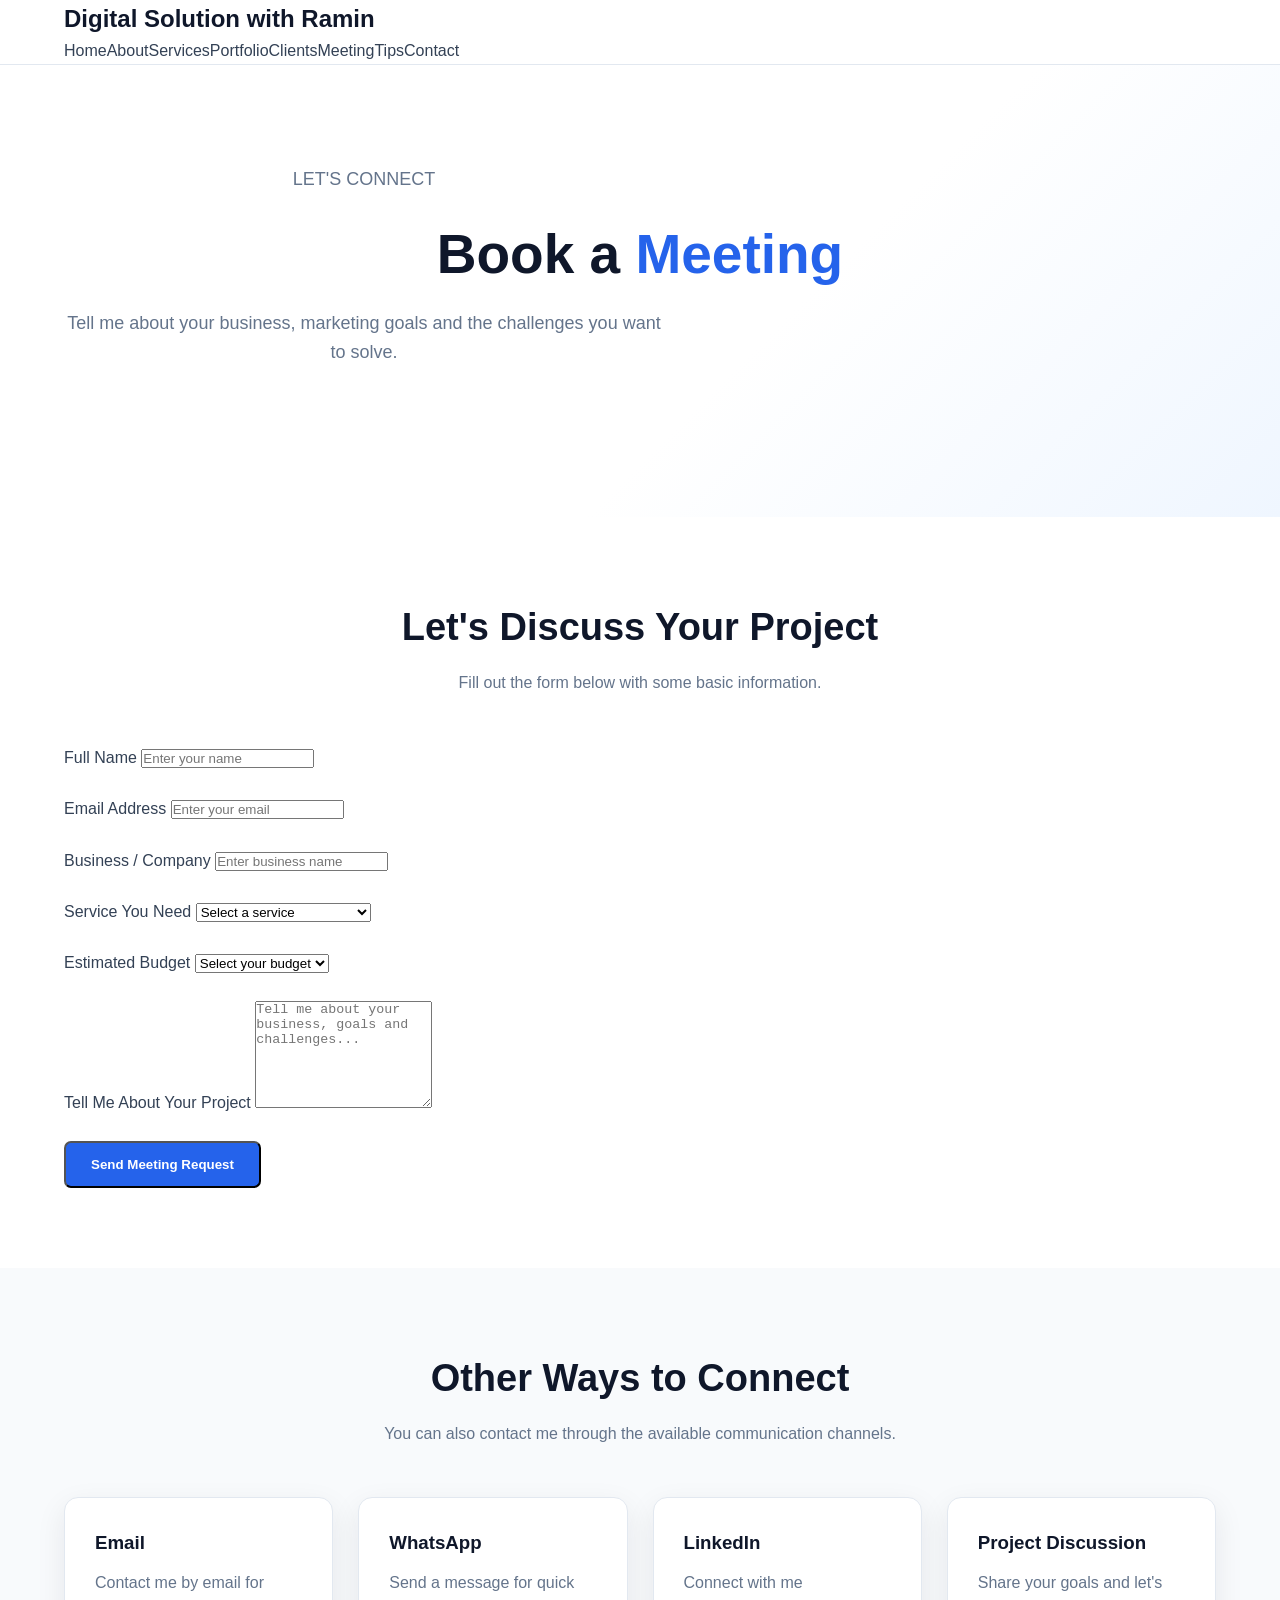
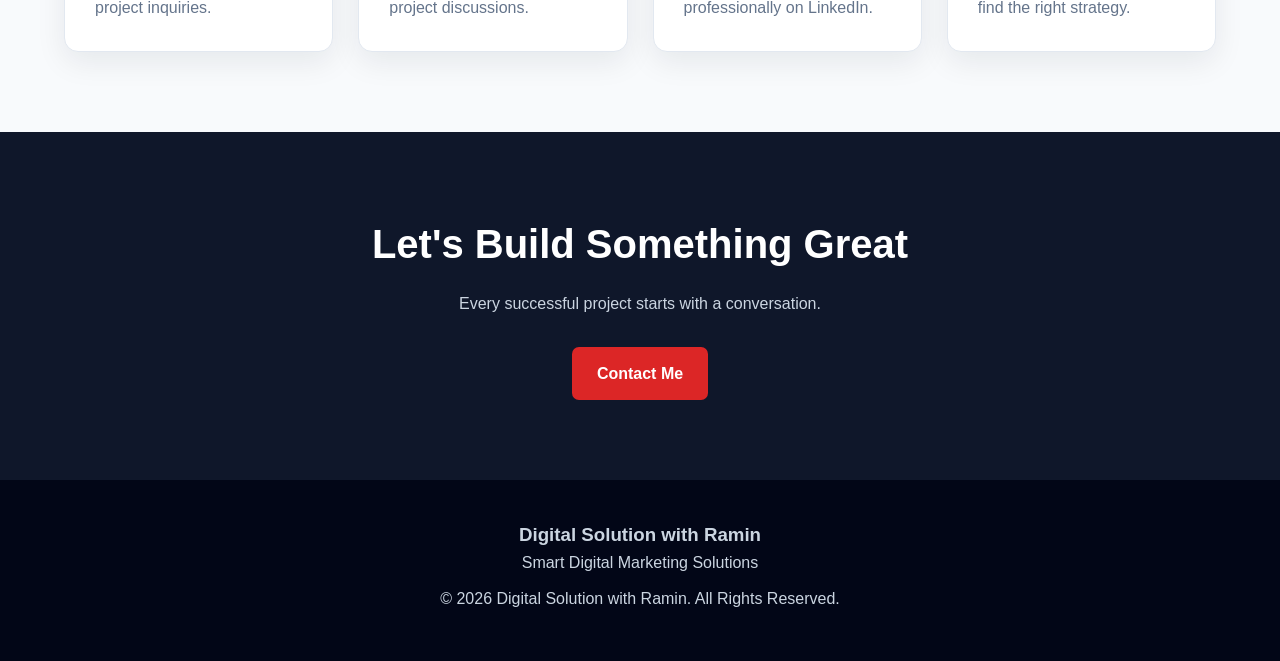
<file: meeting.html>
<!DOCTYPE html>
<html lang="en">

<head>
    <meta charset="UTF-8">
    <meta name="viewport" content="width=device-width, initial-scale=1.0">

    <title>Book a Meeting | Digital Solution with Ramin</title>

    <meta name="description"
        content="Book a meeting with Digital Solution with Ramin to discuss your digital marketing goals.">

    <link rel="stylesheet" href="css/style.css">
</head>

<body>

<!-- HEADER -->
<header class="header">

    <div class="container nav-container">

        <!-- LOGO -->
        <a href="index.html" class="logo">
            Digital Solution with Ramin
        </a>

        <!-- MOBILE MENU BUTTON -->
        <button
            class="menu-toggle"
            onclick="toggleMenu()"
            aria-label="Open Menu"
        >
            ☰
        </button>

        <!-- NAVIGATION -->
        <nav class="nav" id="mainNav">

            <a href="index.html">Home</a>

            <a href="about.html">About</a>

            <a href="services.html">Services</a>

            <a href="portfolio.html">Portfolio</a>

            <a href="clients.html">Clients</a>

            <a href="meeting.html">Meeting</a>

            <a href="marketing-tips.html">Tips</a>

            <a href="contact.html">Contact</a>

        </nav>

    </div>

</header>


    <!-- PAGE HERO -->

    <section class="hero">

        <div class="container">

            <div class="section-title">

                <p>LET'S CONNECT</p>

                <h1>
                    Book a
                    <span>Meeting</span>
                </h1>

                <p>
                    Tell me about your business,
                    marketing goals and the challenges
                    you want to solve.
                </p>

            </div>

        </div>

    </section>


    <!-- MEETING SECTION -->

    <section>

        <div class="container">

            <div class="section-title">

                <h2>Let's Discuss Your Project</h2>

                <p>
                    Fill out the form below with
                    some basic information.
                </p>

            </div>


            <!-- FORM -->

            <form action="#" method="post">


                <!-- NAME -->

                <label for="name">
                    Full Name
                </label>

                <input
                    type="text"
                    id="name"
                    name="name"
                    placeholder="Enter your name"
                    required
                >


                <br><br>


                <!-- EMAIL -->

                <label for="email">
                    Email Address
                </label>

                <input
                    type="email"
                    id="email"
                    name="email"
                    placeholder="Enter your email"
                    required
                >


                <br><br>


                <!-- BUSINESS -->

                <label for="business">
                    Business / Company
                </label>

                <input
                    type="text"
                    id="business"
                    name="business"
                    placeholder="Enter business name"
                >


                <br><br>


                <!-- SERVICE -->

                <label for="service">
                    Service You Need
                </label>

                <select
                    id="service"
                    name="service"
                >

                    <option value="">
                        Select a service
                    </option>

                    <option value="google-ads">
                        Google Ads
                    </option>

                    <option value="meta-ads">
                        Meta Ads
                    </option>

                    <option value="tiktok-ads">
                        TikTok Ads
                    </option>

                    <option value="seo">
                        SEO
                    </option>

                    <option value="marketing-analytics">
                        Marketing Analytics
                    </option>

                    <option value="web-analytics">
                        Web Analytics
                    </option>

                    <option value="conversion-tracking">
                        Conversion Tracking
                    </option>

                    <option value="digital-strategy">
                        Digital Marketing Strategy
                    </option>

                </select>


                <br><br>


                <!-- BUDGET -->

                <label for="budget">
                    Estimated Budget
                </label>

                <select
                    id="budget"
                    name="budget"
                >

                    <option value="">
                        Select your budget
                    </option>

                    <option value="under-100">
                        Under $100
                    </option>

                    <option value="100-300">
                        $100 - $300
                    </option>

                    <option value="300-500">
                        $300 - $500
                    </option>

                    <option value="500-1000">
                        $500 - $1,000
                    </option>

                    <option value="1000-plus">
                        $1,000+
                    </option>

                </select>


                <br><br>


                <!-- MESSAGE -->

                <label for="message">
                    Tell Me About Your Project
                </label>

                <textarea
                    id="message"
                    name="message"
                    rows="7"
                    placeholder="Tell me about your business, goals and challenges..."
                    required
                ></textarea>


                <br><br>


                <!-- SUBMIT -->

                <button
                    type="submit"
                    class="btn btn-primary"
                >
                    Send Meeting Request
                </button>

            </form>

        </div>

    </section>


    <!-- OTHER CONTACT OPTIONS -->

    <section class="tips">

        <div class="container">

            <div class="section-title">

                <h2>Other Ways to Connect</h2>

                <p>
                    You can also contact me through
                    the available communication channels.
                </p>

            </div>


            <div class="services-grid">

                <div class="service-card">

                    <h3>Email</h3>

                    <p>
                        Contact me by email for
                        project inquiries.
                    </p>

                </div>


                <div class="service-card">

                    <h3>WhatsApp</h3>

                    <p>
                        Send a message for quick
                        project discussions.
                    </p>

                </div>


                <div class="service-card">

                    <h3>LinkedIn</h3>

                    <p>
                        Connect with me professionally
                        on LinkedIn.
                    </p>

                </div>


                <div class="service-card">

                    <h3>Project Discussion</h3>

                    <p>
                        Share your goals and let's
                        find the right strategy.
                    </p>

                </div>

            </div>

        </div>

    </section>


    <!-- CTA -->

    <section class="meeting">

        <div class="container">

            <h2>
                Let's Build Something Great
            </h2>

            <p>
                Every successful project starts
                with a conversation.
            </p>

            <a href="contact.html"
               class="btn btn-red">

                Contact Me

            </a>

        </div>

    </section>


    <!-- FOOTER -->

    <footer>

        <div class="container">

            <h3>
                Digital Solution with Ramin
            </h3>

            <p>
                Smart Digital Marketing Solutions
            </p>

            <p>
                © 2026 Digital Solution with Ramin.
                All Rights Reserved.
            </p>

        </div>

    </footer>

</body>

</html>
</file>
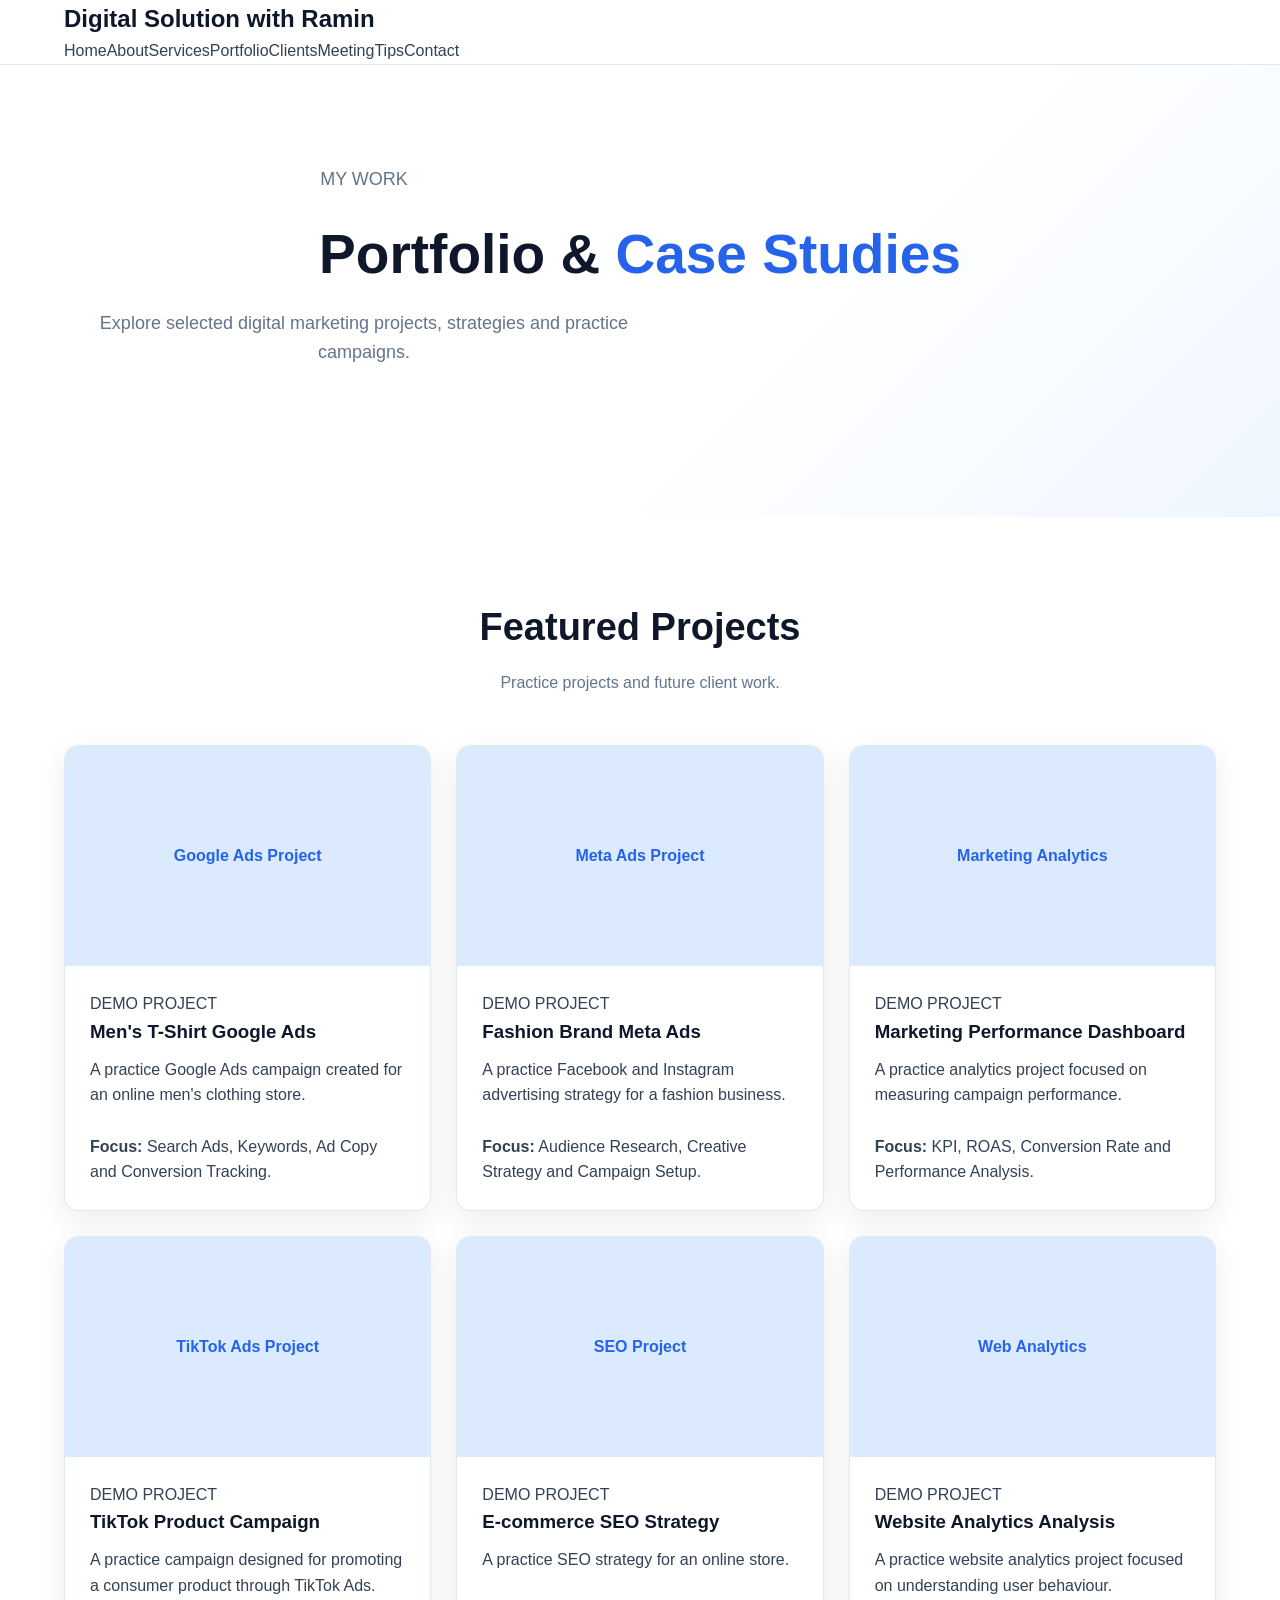
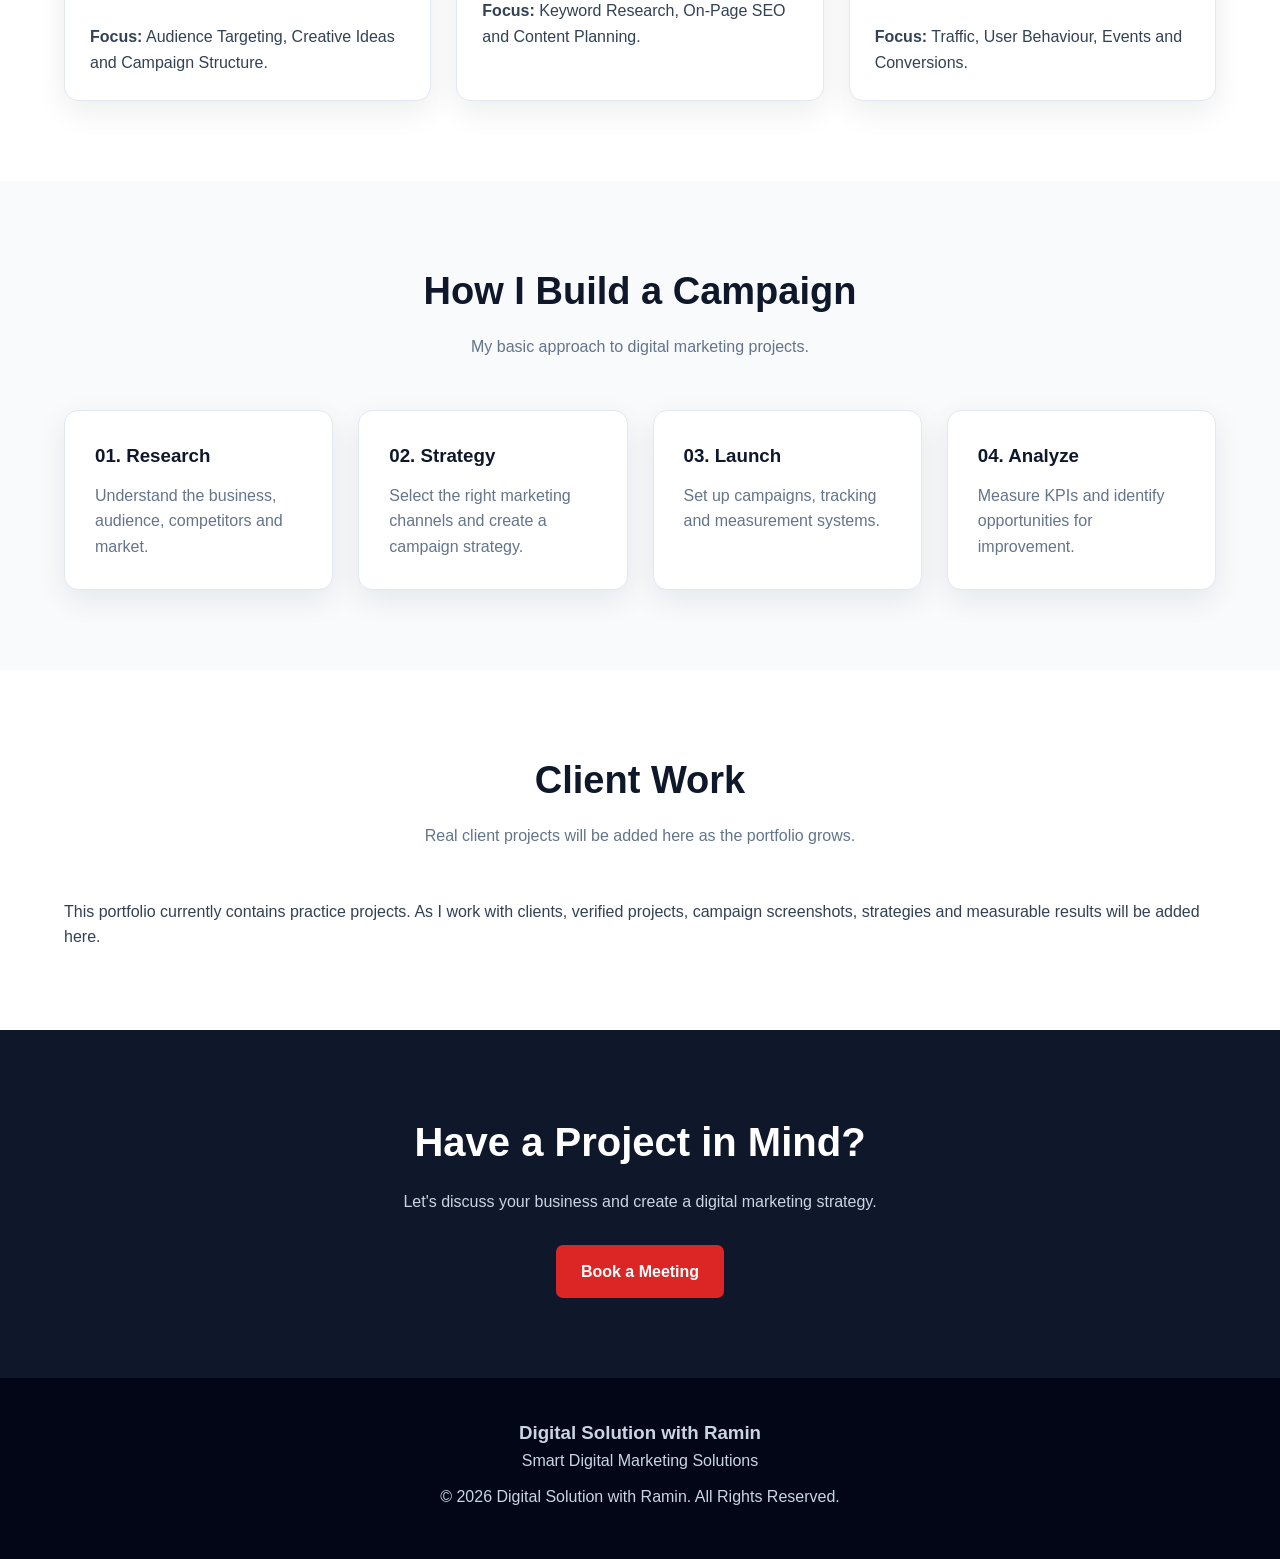
<file: portfolio.html>
<!DOCTYPE html>
<html lang="en">

<head>
    <meta charset="UTF-8">
    <meta name="viewport" content="width=device-width, initial-scale=1.0">

    <title>Portfolio | Digital Solution with Ramin</title>

    <meta name="description"
        content="Explore digital marketing projects and case studies by Digital Solution with Ramin.">

    <link rel="stylesheet" href="css/style.css">
</head>

<body>

   <!-- HEADER -->
<header class="header">

    <div class="container nav-container">

        <!-- LOGO -->
        <a href="index.html" class="logo">
            Digital Solution with Ramin
        </a>

        <!-- MOBILE MENU BUTTON -->
        <button
            class="menu-toggle"
            onclick="toggleMenu()"
            aria-label="Open Menu"
        >
            ☰
        </button>

        <!-- NAVIGATION -->
        <nav class="nav" id="mainNav">

            <a href="index.html">Home</a>

            <a href="about.html">About</a>

            <a href="services.html">Services</a>

            <a href="portfolio.html">Portfolio</a>

            <a href="clients.html">Clients</a>

            <a href="meeting.html">Meeting</a>

            <a href="marketing-tips.html">Tips</a>

            <a href="contact.html">Contact</a>

        </nav>

    </div>

</header>

    <!-- PAGE HERO -->

    <section class="hero">

        <div class="container">

            <div class="section-title">

                <p>MY WORK</p>

                <h1>
                    Portfolio &
                    <span>Case Studies</span>
                </h1>

                <p>
                    Explore selected digital marketing
                    projects, strategies and practice campaigns.
                </p>

            </div>

        </div>

    </section>


    <!-- PORTFOLIO -->

    <section>

        <div class="container">

            <div class="section-title">

                <h2>Featured Projects</h2>

                <p>
                    Practice projects and future client work.
                </p>

            </div>


            <div class="portfolio-grid">


                <!-- PROJECT 1 -->

                <div class="portfolio-card">

                    <div class="portfolio-image">
                        Google Ads Project
                    </div>

                    <div class="portfolio-info">

                        <p>DEMO PROJECT</p>

                        <h3>
                            Men's T-Shirt Google Ads
                        </h3>

                        <p>
                            A practice Google Ads campaign
                            created for an online men's
                            clothing store.
                        </p>

                        <br>

                        <p>
                            <strong>Focus:</strong>
                            Search Ads, Keywords,
                            Ad Copy and Conversion Tracking.
                        </p>

                    </div>

                </div>


                <!-- PROJECT 2 -->

                <div class="portfolio-card">

                    <div class="portfolio-image">
                        Meta Ads Project
                    </div>

                    <div class="portfolio-info">

                        <p>DEMO PROJECT</p>

                        <h3>
                            Fashion Brand Meta Ads
                        </h3>

                        <p>
                            A practice Facebook and
                            Instagram advertising strategy
                            for a fashion business.
                        </p>

                        <br>

                        <p>
                            <strong>Focus:</strong>
                            Audience Research,
                            Creative Strategy and Campaign Setup.
                        </p>

                    </div>

                </div>


                <!-- PROJECT 3 -->

                <div class="portfolio-card">

                    <div class="portfolio-image">
                        Marketing Analytics
                    </div>

                    <div class="portfolio-info">

                        <p>DEMO PROJECT</p>

                        <h3>
                            Marketing Performance Dashboard
                        </h3>

                        <p>
                            A practice analytics project
                            focused on measuring campaign
                            performance.
                        </p>

                        <br>

                        <p>
                            <strong>Focus:</strong>
                            KPI, ROAS, Conversion Rate
                            and Performance Analysis.
                        </p>

                    </div>

                </div>


                <!-- PROJECT 4 -->

                <div class="portfolio-card">

                    <div class="portfolio-image">
                        TikTok Ads Project
                    </div>

                    <div class="portfolio-info">

                        <p>DEMO PROJECT</p>

                        <h3>
                            TikTok Product Campaign
                        </h3>

                        <p>
                            A practice campaign designed
                            for promoting a consumer product
                            through TikTok Ads.
                        </p>

                        <br>

                        <p>
                            <strong>Focus:</strong>
                            Audience Targeting,
                            Creative Ideas and Campaign Structure.
                        </p>

                    </div>

                </div>


                <!-- PROJECT 5 -->

                <div class="portfolio-card">

                    <div class="portfolio-image">
                        SEO Project
                    </div>

                    <div class="portfolio-info">

                        <p>DEMO PROJECT</p>

                        <h3>
                            E-commerce SEO Strategy
                        </h3>

                        <p>
                            A practice SEO strategy for
                            an online store.
                        </p>

                        <br>

                        <p>
                            <strong>Focus:</strong>
                            Keyword Research,
                            On-Page SEO and Content Planning.
                        </p>

                    </div>

                </div>


                <!-- PROJECT 6 -->

                <div class="portfolio-card">

                    <div class="portfolio-image">
                        Web Analytics
                    </div>

                    <div class="portfolio-info">

                        <p>DEMO PROJECT</p>

                        <h3>
                            Website Analytics Analysis
                        </h3>

                        <p>
                            A practice website analytics
                            project focused on understanding
                            user behaviour.
                        </p>

                        <br>

                        <p>
                            <strong>Focus:</strong>
                            Traffic, User Behaviour,
                            Events and Conversions.
                        </p>

                    </div>

                </div>

            </div>

        </div>

    </section>


    <!-- CASE STUDY PROCESS -->

    <section class="tips">

        <div class="container">

            <div class="section-title">

                <h2>How I Build a Campaign</h2>

                <p>
                    My basic approach to digital marketing projects.
                </p>

            </div>


            <div class="services-grid">

                <div class="service-card">

                    <h3>01. Research</h3>

                    <p>
                        Understand the business,
                        audience, competitors
                        and market.
                    </p>

                </div>


                <div class="service-card">

                    <h3>02. Strategy</h3>

                    <p>
                        Select the right marketing
                        channels and create a
                        campaign strategy.
                    </p>

                </div>


                <div class="service-card">

                    <h3>03. Launch</h3>

                    <p>
                        Set up campaigns,
                        tracking and
                        measurement systems.
                    </p>

                </div>


                <div class="service-card">

                    <h3>04. Analyze</h3>

                    <p>
                        Measure KPIs and identify
                        opportunities for improvement.
                    </p>

                </div>

            </div>

        </div>

    </section>


    <!-- FUTURE CLIENT WORK -->

    <section>

        <div class="container">

            <div class="section-title">

                <h2>Client Work</h2>

                <p>
                    Real client projects will be added here
                    as the portfolio grows.
                </p>

            </div>

            <p>
                This portfolio currently contains
                practice projects. As I work with clients,
                verified projects, campaign screenshots,
                strategies and measurable results will
                be added here.
            </p>

        </div>

    </section>


    <!-- CTA -->

    <section class="meeting">

        <div class="container">

            <h2>
                Have a Project in Mind?
            </h2>

            <p>
                Let's discuss your business and
                create a digital marketing strategy.
            </p>

            <a href="meeting.html"
               class="btn btn-red">

                Book a Meeting

            </a>

        </div>

    </section>


    <!-- FOOTER -->

    <footer>

        <div class="container">

            <h3>
                Digital Solution with Ramin
            </h3>

            <p>
                Smart Digital Marketing Solutions
            </p>

            <p>
                © 2026 Digital Solution with Ramin.
                All Rights Reserved.
            </p>

        </div>

    </footer>

</body>

</html>
</file>
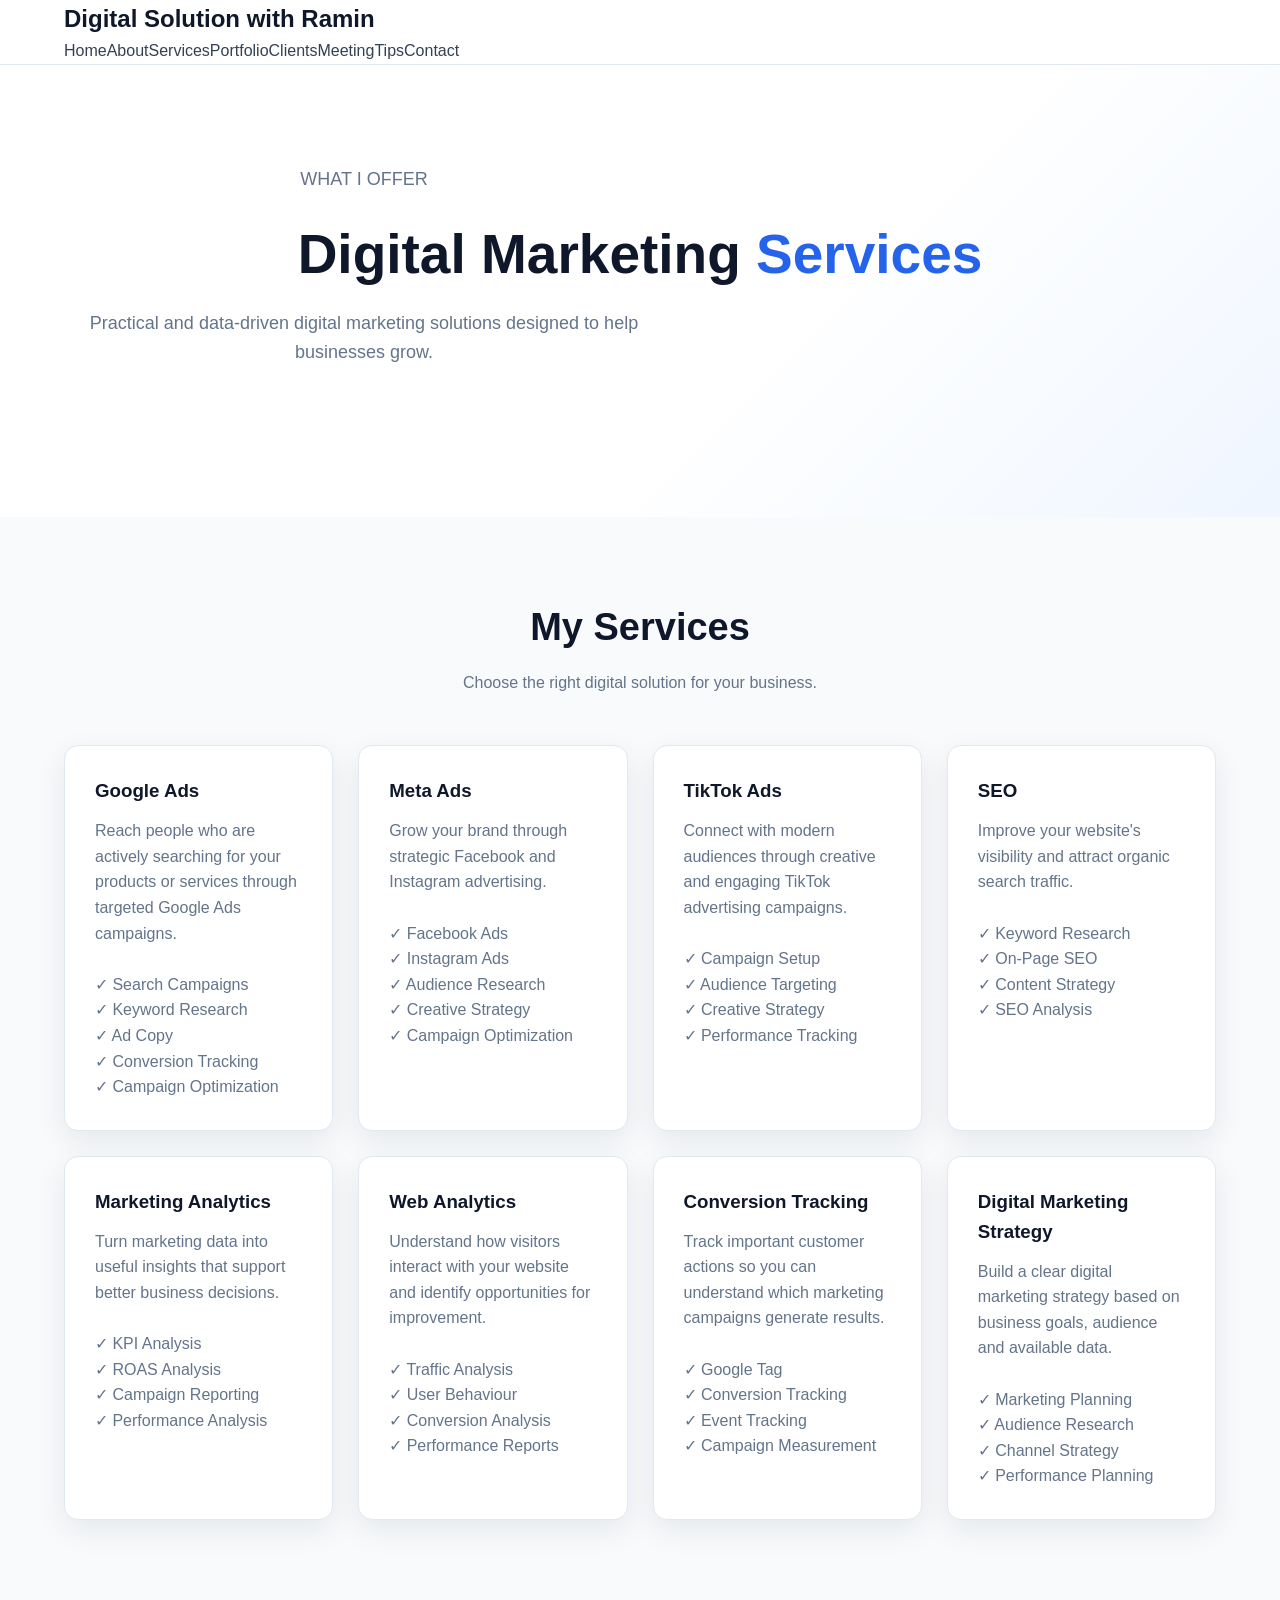
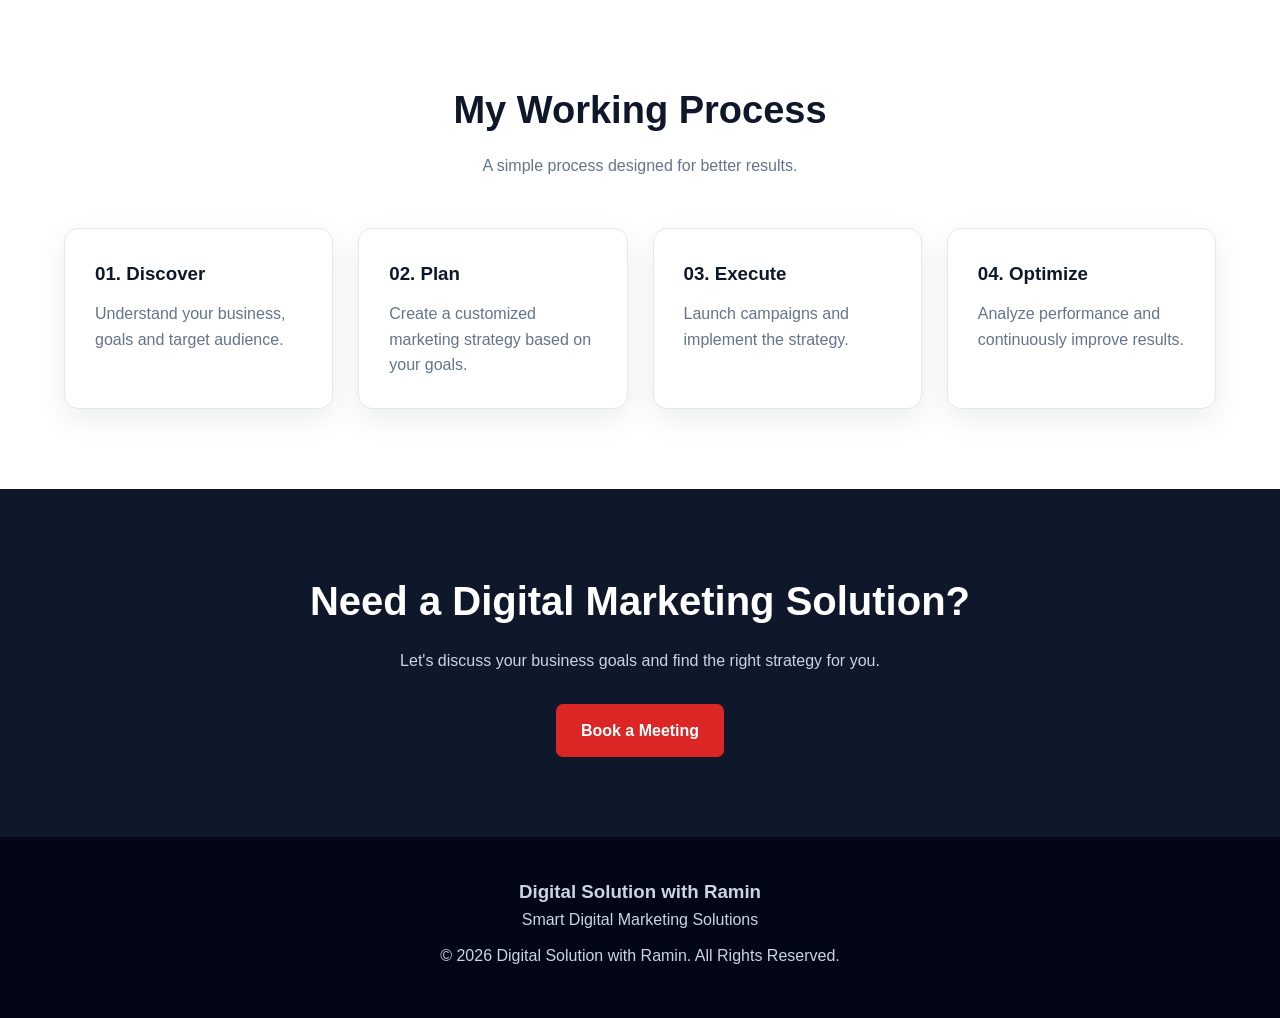
<file: services.html>
<!DOCTYPE html>
<html lang="en">

<head>
    <meta charset="UTF-8">
    <meta name="viewport" content="width=device-width, initial-scale=1.0">

    <title>Services | Digital Solution with Ramin</title>

    <meta name="description"
        content="Digital marketing services including Google Ads, Meta Ads, TikTok Ads, SEO and Marketing Analytics.">

    <link rel="stylesheet" href="css/style.css">
</head>

<body>

<!-- HEADER -->
<header class="header">

    <div class="container nav-container">

        <!-- LOGO -->
        <a href="index.html" class="logo">
            Digital Solution with Ramin
        </a>

        <!-- MOBILE MENU BUTTON -->
        <button
            class="menu-toggle"
            onclick="toggleMenu()"
            aria-label="Open Menu"
        >
            ☰
        </button>

        <!-- NAVIGATION -->
        <nav class="nav" id="mainNav">

            <a href="index.html">Home</a>

            <a href="about.html">About</a>

            <a href="services.html">Services</a>

            <a href="portfolio.html">Portfolio</a>

            <a href="clients.html">Clients</a>

            <a href="meeting.html">Meeting</a>

            <a href="marketing-tips.html">Tips</a>

            <a href="contact.html">Contact</a>

        </nav>

    </div>

</header>


    <!-- PAGE HERO -->

    <section class="hero">

        <div class="container">

            <div class="section-title">

                <p>WHAT I OFFER</p>

                <h1>
                    Digital Marketing
                    <span>Services</span>
                </h1>

                <p>
                    Practical and data-driven digital
                    marketing solutions designed to
                    help businesses grow.
                </p>

            </div>

        </div>

    </section>


    <!-- SERVICES -->

    <section class="services">

        <div class="container">

            <div class="section-title">

                <h2>My Services</h2>

                <p>
                    Choose the right digital solution
                    for your business.
                </p>

            </div>


            <div class="services-grid">


                <!-- GOOGLE ADS -->

                <div class="service-card">

                    <h3>Google Ads</h3>

                    <p>
                        Reach people who are actively
                        searching for your products
                        or services through targeted
                        Google Ads campaigns.
                    </p>

                    <br>

                    <p>
                        ✓ Search Campaigns<br>
                        ✓ Keyword Research<br>
                        ✓ Ad Copy<br>
                        ✓ Conversion Tracking<br>
                        ✓ Campaign Optimization
                    </p>

                </div>


                <!-- META ADS -->

                <div class="service-card">

                    <h3>Meta Ads</h3>

                    <p>
                        Grow your brand through
                        strategic Facebook and
                        Instagram advertising.
                    </p>

                    <br>

                    <p>
                        ✓ Facebook Ads<br>
                        ✓ Instagram Ads<br>
                        ✓ Audience Research<br>
                        ✓ Creative Strategy<br>
                        ✓ Campaign Optimization
                    </p>

                </div>


                <!-- TIKTOK -->

                <div class="service-card">

                    <h3>TikTok Ads</h3>

                    <p>
                        Connect with modern audiences
                        through creative and engaging
                        TikTok advertising campaigns.
                    </p>

                    <br>

                    <p>
                        ✓ Campaign Setup<br>
                        ✓ Audience Targeting<br>
                        ✓ Creative Strategy<br>
                        ✓ Performance Tracking
                    </p>

                </div>


                <!-- SEO -->

                <div class="service-card">

                    <h3>SEO</h3>

                    <p>
                        Improve your website's visibility
                        and attract organic search traffic.
                    </p>

                    <br>

                    <p>
                        ✓ Keyword Research<br>
                        ✓ On-Page SEO<br>
                        ✓ Content Strategy<br>
                        ✓ SEO Analysis
                    </p>

                </div>


                <!-- MARKETING ANALYTICS -->

                <div class="service-card">

                    <h3>Marketing Analytics</h3>

                    <p>
                        Turn marketing data into useful
                        insights that support better
                        business decisions.
                    </p>

                    <br>

                    <p>
                        ✓ KPI Analysis<br>
                        ✓ ROAS Analysis<br>
                        ✓ Campaign Reporting<br>
                        ✓ Performance Analysis
                    </p>

                </div>


                <!-- WEB ANALYTICS -->

                <div class="service-card">

                    <h3>Web Analytics</h3>

                    <p>
                        Understand how visitors interact
                        with your website and identify
                        opportunities for improvement.
                    </p>

                    <br>

                    <p>
                        ✓ Traffic Analysis<br>
                        ✓ User Behaviour<br>
                        ✓ Conversion Analysis<br>
                        ✓ Performance Reports
                    </p>

                </div>


                <!-- TRACKING -->

                <div class="service-card">

                    <h3>Conversion Tracking</h3>

                    <p>
                        Track important customer actions
                        so you can understand which
                        marketing campaigns generate results.
                    </p>

                    <br>

                    <p>
                        ✓ Google Tag<br>
                        ✓ Conversion Tracking<br>
                        ✓ Event Tracking<br>
                        ✓ Campaign Measurement
                    </p>

                </div>


                <!-- STRATEGY -->

                <div class="service-card">

                    <h3>Digital Marketing Strategy</h3>

                    <p>
                        Build a clear digital marketing
                        strategy based on business goals,
                        audience and available data.
                    </p>

                    <br>

                    <p>
                        ✓ Marketing Planning<br>
                        ✓ Audience Research<br>
                        ✓ Channel Strategy<br>
                        ✓ Performance Planning
                    </p>

                </div>

            </div>

        </div>

    </section>


    <!-- PROCESS -->

    <section>

        <div class="container">

            <div class="section-title">

                <h2>My Working Process</h2>

                <p>
                    A simple process designed
                    for better results.
                </p>

            </div>


            <div class="services-grid">


                <div class="service-card">

                    <h3>01. Discover</h3>

                    <p>
                        Understand your business,
                        goals and target audience.
                    </p>

                </div>


                <div class="service-card">

                    <h3>02. Plan</h3>

                    <p>
                        Create a customized marketing
                        strategy based on your goals.
                    </p>

                </div>


                <div class="service-card">

                    <h3>03. Execute</h3>

                    <p>
                        Launch campaigns and
                        implement the strategy.
                    </p>

                </div>


                <div class="service-card">

                    <h3>04. Optimize</h3>

                    <p>
                        Analyze performance and
                        continuously improve results.
                    </p>

                </div>

            </div>

        </div>

    </section>


    <!-- CTA -->

    <section class="meeting">

        <div class="container">

            <h2>
                Need a Digital Marketing Solution?
            </h2>

            <p>
                Let's discuss your business goals
                and find the right strategy for you.
            </p>

            <a href="meeting.html"
               class="btn btn-red">

                Book a Meeting

            </a>

        </div>

    </section>


    <!-- FOOTER -->

    <footer>

        <div class="container">

            <h3>
                Digital Solution with Ramin
            </h3>

            <p>
                Smart Digital Marketing Solutions
            </p>

            <p>
                © 2026 Digital Solution with Ramin.
                All Rights Reserved.
            </p>

        </div>

    </footer>

</body>

</html>
</file>
<file: css/style.css>
:root {
    --primary: #2563eb;
    --primary-dark: #1d4ed8;
    --accent: #dc2626;
    --navy: #0f172a;
    --text: #334155;
    --light: #f8fafc;
    --white: #ffffff;
    --border: #e2e8f0;
    --shadow: 0 10px 30px rgba(15, 23, 42, 0.08);
}

* {
    margin: 0;
    padding: 0;
    box-sizing: border-box;
}

html {
    scroll-behavior: smooth;
}

body {
    font-family: Arial, Helvetica, sans-serif;
    color: var(--text);
    background: var(--white);
    line-height: 1.6;
}

a {
    text-decoration: none;
    color: inherit;
}

img {
    max-width: 100%;
    display: block;
}

/* Container */

.container {
    width: 90%;
    max-width: 1200px;
    margin: auto;
}

/* Header */

header {
    background: var(--white);
    border-bottom: 1px solid var(--border);
    position: sticky;
    top: 0;
    z-index: 1000;
}

.navbar {
    min-height: 75px;
    display: flex;
    align-items: center;
    justify-content: space-between;
}

.logo {
    font-size: 24px;
    font-weight: 800;
    color: var(--navy);
}

.logo span {
    color: var(--primary);
}

.nav-links {
    display: flex;
    gap: 25px;
    list-style: none;
}

.nav-links a {
    font-size: 15px;
    font-weight: 600;
    color: var(--navy);
    transition: 0.3s;
}

.nav-links a:hover {
    color: var(--primary);
}

/* Hero */

.hero {
    padding: 100px 0;
    background: linear-gradient(135deg, #ffffff 60%, #eff6ff);
}

.hero-content {
    display: grid;
    grid-template-columns: 1fr 1fr;
    gap: 60px;
    align-items: center;
}

.hero h1 {
    font-size: 55px;
    line-height: 1.1;
    color: var(--navy);
    margin-bottom: 25px;
}

.hero h1 span {
    color: var(--primary);
}

.hero p {
    font-size: 18px;
    color: #64748b;
    margin-bottom: 30px;
    max-width: 600px;
}

.hero-buttons {
    display: flex;
    gap: 15px;
    flex-wrap: wrap;
}

.btn {
    display: inline-block;
    padding: 14px 25px;
    border-radius: 7px;
    font-weight: 700;
    transition: 0.3s;
}

.btn-primary {
    background: var(--primary);
    color: var(--white);
}

.btn-primary:hover {
    background: var(--primary-dark);
    transform: translateY(-2px);
}

.btn-red {
    background: var(--accent);
    color: var(--white);
}

.btn-red:hover {
    transform: translateY(-2px);
}

.hero-image {
    min-height: 350px;
    border-radius: 20px;
    background: #e0ecff;
    display: flex;
    align-items: center;
    justify-content: center;
    color: var(--primary);
    font-weight: 700;
}

/* Sections */

section {
    padding: 80px 0;
}

.section-title {
    text-align: center;
    margin-bottom: 50px;
}

.section-title h2 {
    font-size: 38px;
    color: var(--navy);
    margin-bottom: 12px;
}

.section-title p {
    color: #64748b;
}

/* Services */

.services {
    background: var(--light);
}

.services-grid {
    display: grid;
    grid-template-columns: repeat(4, 1fr);
    gap: 25px;
}

.service-card {
    background: var(--white);
    padding: 30px;
    border-radius: 14px;
    border: 1px solid var(--border);
    box-shadow: var(--shadow);
    transition: 0.3s;
}

.service-card:hover {
    transform: translateY(-7px);
}

.service-card h3 {
    color: var(--navy);
    margin-bottom: 12px;
}

.service-card p {
    color: #64748b;
}

/* Portfolio */

.portfolio-grid {
    display: grid;
    grid-template-columns: repeat(3, 1fr);
    gap: 25px;
}

.portfolio-card {
    border-radius: 14px;
    overflow: hidden;
    border: 1px solid var(--border);
    background: var(--white);
    box-shadow: var(--shadow);
}

.portfolio-image {
    height: 220px;
    background: #dbeafe;
    display: flex;
    align-items: center;
    justify-content: center;
    color: var(--primary);
    font-weight: 700;
}

.portfolio-info {
    padding: 25px;
}

.portfolio-info h3 {
    color: var(--navy);
    margin-bottom: 10px;
}

/* Marketing Tips */

.tips {
    background: var(--light);
}

.tips-grid {
    display: grid;
    grid-template-columns: repeat(3, 1fr);
    gap: 25px;
}

.tip-card {
    background: var(--white);
    padding: 25px;
    border-radius: 14px;
    border: 1px solid var(--border);
}

.tip-card h3 {
    color: var(--navy);
    margin-bottom: 10px;
}

/* Meeting CTA */

.meeting {
    background: var(--navy);
    color: var(--white);
    text-align: center;
}

.meeting h2 {
    font-size: 40px;
    margin-bottom: 15px;
}

.meeting p {
    max-width: 650px;
    margin: 0 auto 30px;
    color: #cbd5e1;
}

/* Footer */

footer {
    background: #020617;
    color: #cbd5e1;
    padding: 40px 0;
    text-align: center;
}

footer p {
    margin-bottom: 10px;
}

.footer-links {
    display: flex;
    justify-content: center;
    gap: 20px;
    flex-wrap: wrap;
}

.footer-links a:hover {
    color: var(--white);
}

/* Mobile */

@media (max-width: 900px) {

    .hero-content {
        grid-template-columns: 1fr;
    }

    .hero h1 {
        font-size: 42px;
    }

    .services-grid {
        grid-template-columns: repeat(2, 1fr);
    }

    .portfolio-grid {
        grid-template-columns: repeat(2, 1fr);
    }

    .tips-grid {
        grid-template-columns: repeat(2, 1fr);
    }

    .nav-links {
        gap: 12px;
        flex-wrap: wrap;
    }
}

@media (max-width: 600px) {

    .navbar {
        flex-direction: column;
        padding: 15px 0;
        gap: 15px;
    }

    .nav-links {
        justify-content: center;
        gap: 10px;
    }

    .nav-links a {
        font-size: 13px;
    }

    .hero {
        padding: 70px 0;
    }

    .hero h1 {
        font-size: 36px;
    }

    .hero p {
        font-size: 16px;
    }

    .services-grid,
    .portfolio-grid,
    .tips-grid {
        grid-template-columns: 1fr;
    }

    section {
        padding: 60px 0;
    }

    .section-title h2 {
        font-size: 30px;
    }

    .meeting h2 {
        font-size: 30px;
    }
}
/* =========================================
   MOBILE MENU - LESSON 13
========================================= */

@media (max-width: 768px) {

    .nav-container {
        flex-direction: column;
        align-items: flex-start;
        gap: 15px;
    }

    .logo {
        font-size: 20px;
    }

    .nav {
        width: 100%;
        display: flex;
        flex-wrap: wrap;
        gap: 8px;
    }

    .nav a {
        font-size: 14px;
        padding: 8px 10px;
    }

    .hero {
        padding: 70px 20px;
    }

    .hero h1 {
        font-size: 36px;
        line-height: 1.15;
    }

    .hero p {
        font-size: 16px;
    }

    .section {
        padding: 55px 20px;
    }

    .section-title h2 {
        font-size: 28px;
    }

    .cards {
        grid-template-columns: 1fr;
    }

    .card {
        width: 100%;
    }

    .btn {
        display: inline-block;
        width: auto;
    }

}


/* Smaller Phones */

@media (max-width: 480px) {

    .hero {
        padding: 55px 16px;
    }

    .hero h1 {
        font-size: 30px;
    }

    .hero p {
        font-size: 15px;
    }

    .section {
        padding: 45px 16px;
    }

    .section-title h2 {
        font-size: 25px;
    }

    .nav {
        gap: 5px;
    }

    .nav a {
        font-size: 13px;
        padding: 7px 8px;
    }

    .card {
        padding: 20px;
    }

}
/* =========================================
   PROFESSIONAL HAMBURGER MENU
========================================= */

.menu-toggle {
    display: none;
    background: none;
    border: none;
    font-size: 30px;
    cursor: pointer;
}


/* MOBILE */

@media (max-width: 768px) {

    .nav-container {
        position: relative;
        flex-direction: row;
        justify-content: space-between;
        align-items: center;
    }

    .menu-toggle {
        display: block;
    }

    .nav {
        display: none;
        position: absolute;
        top: 100%;
        left: 0;
        width: 100%;
        flex-direction: column;
        padding: 15px;
        background: var(--white);
        border-top: 1px solid var(--border);
        box-shadow: 0 10px 25px rgba(0, 0, 0, 0.08);
        z-index: 1000;
    }

    .nav.active {
        display: flex;
    }

    .nav a {
        width: 100%;
        padding: 12px 15px;
        border-bottom: 1px solid var(--border);
    }

}


/* DESKTOP */

@media (min-width: 769px) {

    .nav {
        display: flex !important;
    }

}
/* =========================================
   PROFESSIONAL HAMBURGER MENU
========================================= */

.menu-toggle {
    display: none;
    background: none;
    border: none;
    font-size: 30px;
    cursor: pointer;
}


/* MOBILE */

@media (max-width: 768px) {

    .nav-container {
        position: relative;
        flex-direction: row;
        justify-content: space-between;
        align-items: center;
    }

    .menu-toggle {
        display: block;
    }

    .nav {
        display: none;
        position: absolute;
        top: 100%;
        left: 0;
        width: 100%;
        flex-direction: column;
        padding: 15px;
        background: var(--white);
        border-top: 1px solid var(--border);
        box-shadow: 0 10px 25px rgba(0, 0, 0, 0.08);
        z-index: 1000;
    }

    .nav.active {
        display: flex;
    }

    .nav a {
        width: 100%;
        padding: 12px 15px;
        border-bottom: 1px solid var(--border);
    }
}


/* DESKTOP */

@media (min-width: 769px) {

    .nav {
        display: flex !important;
    }

}
</file>
